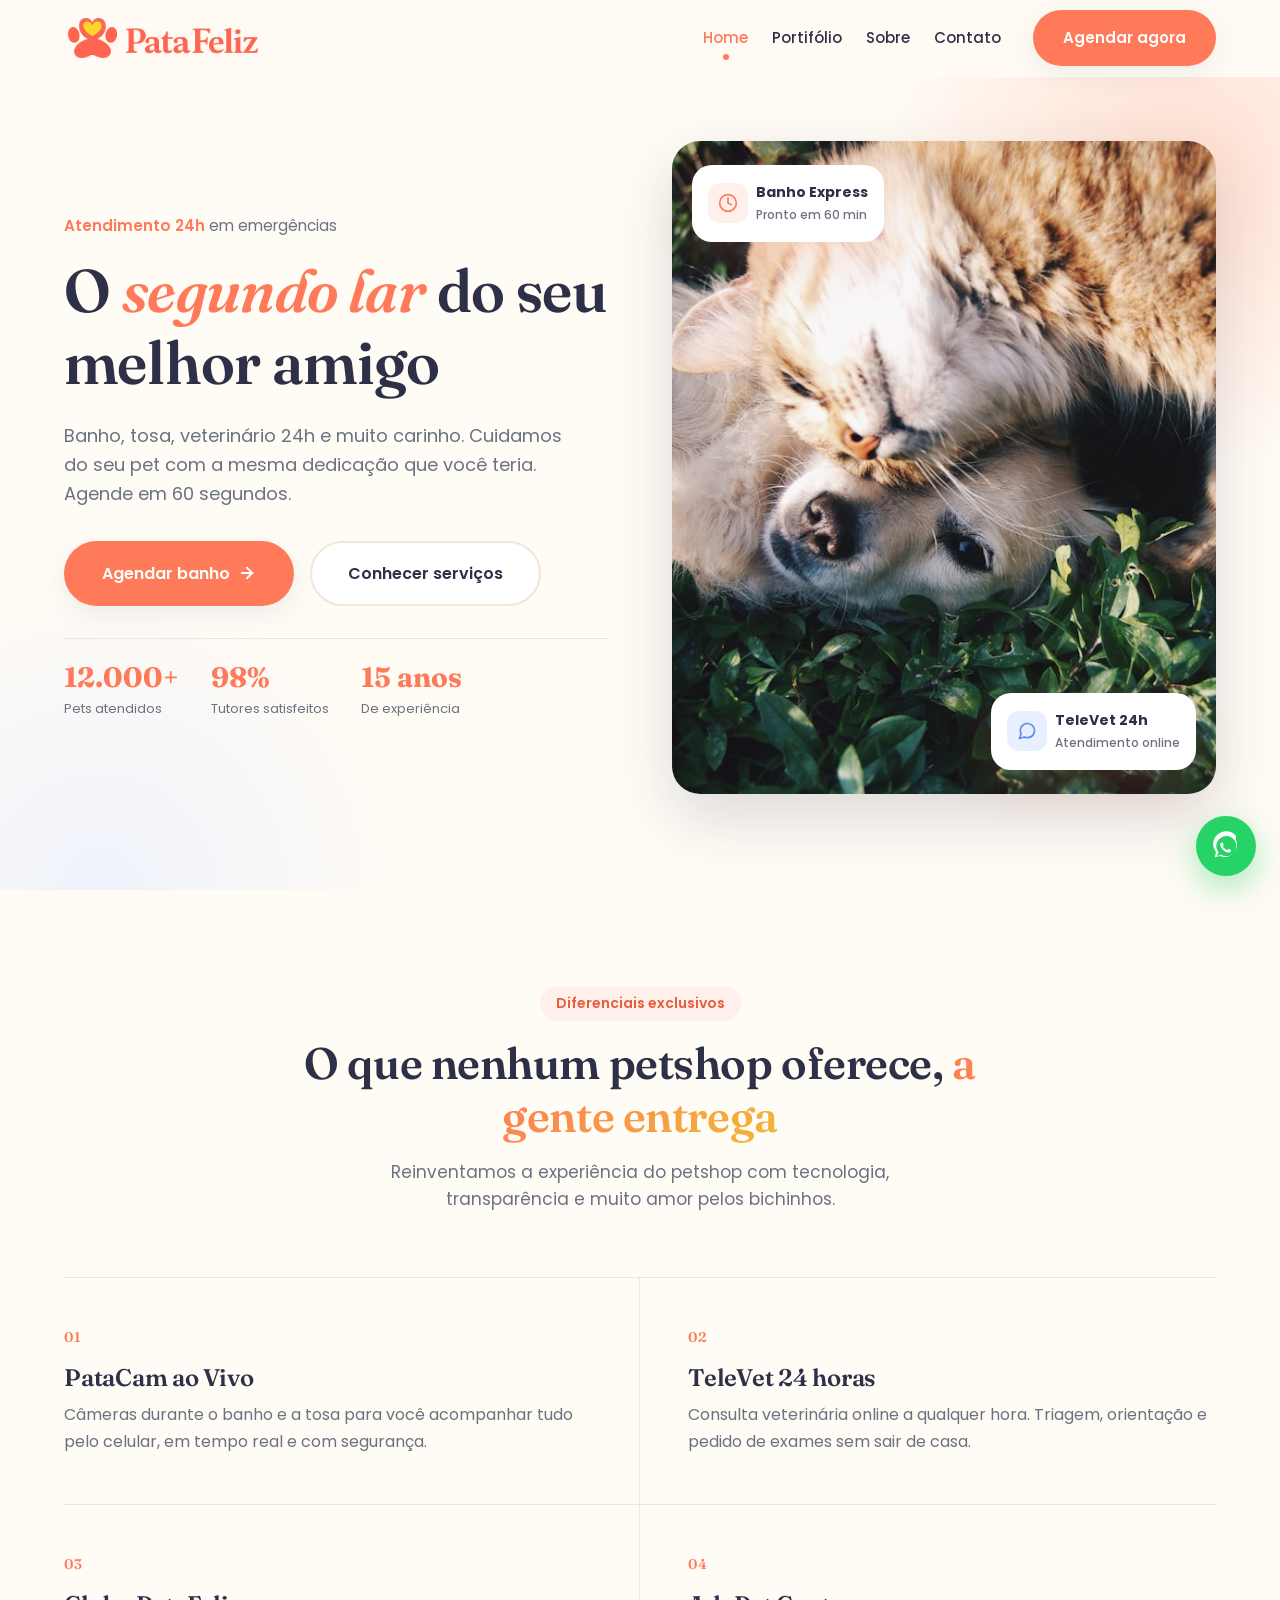
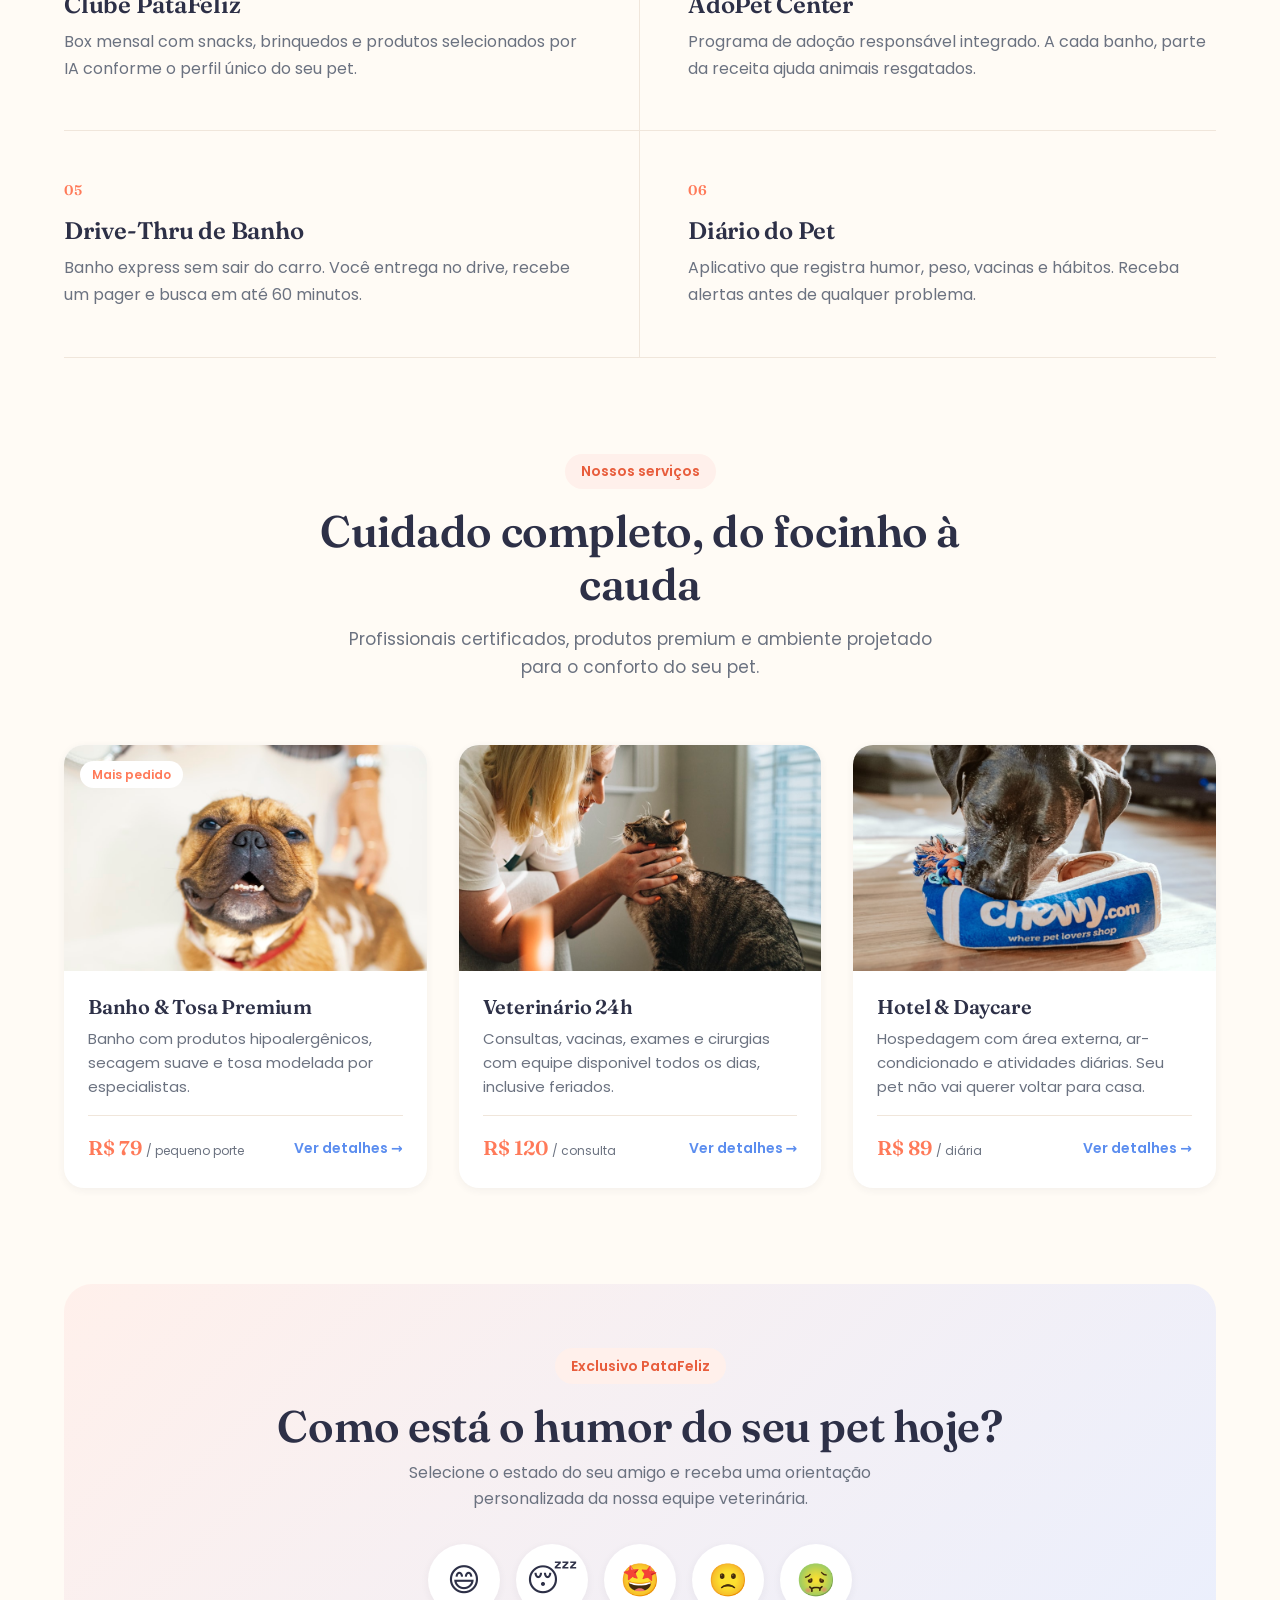
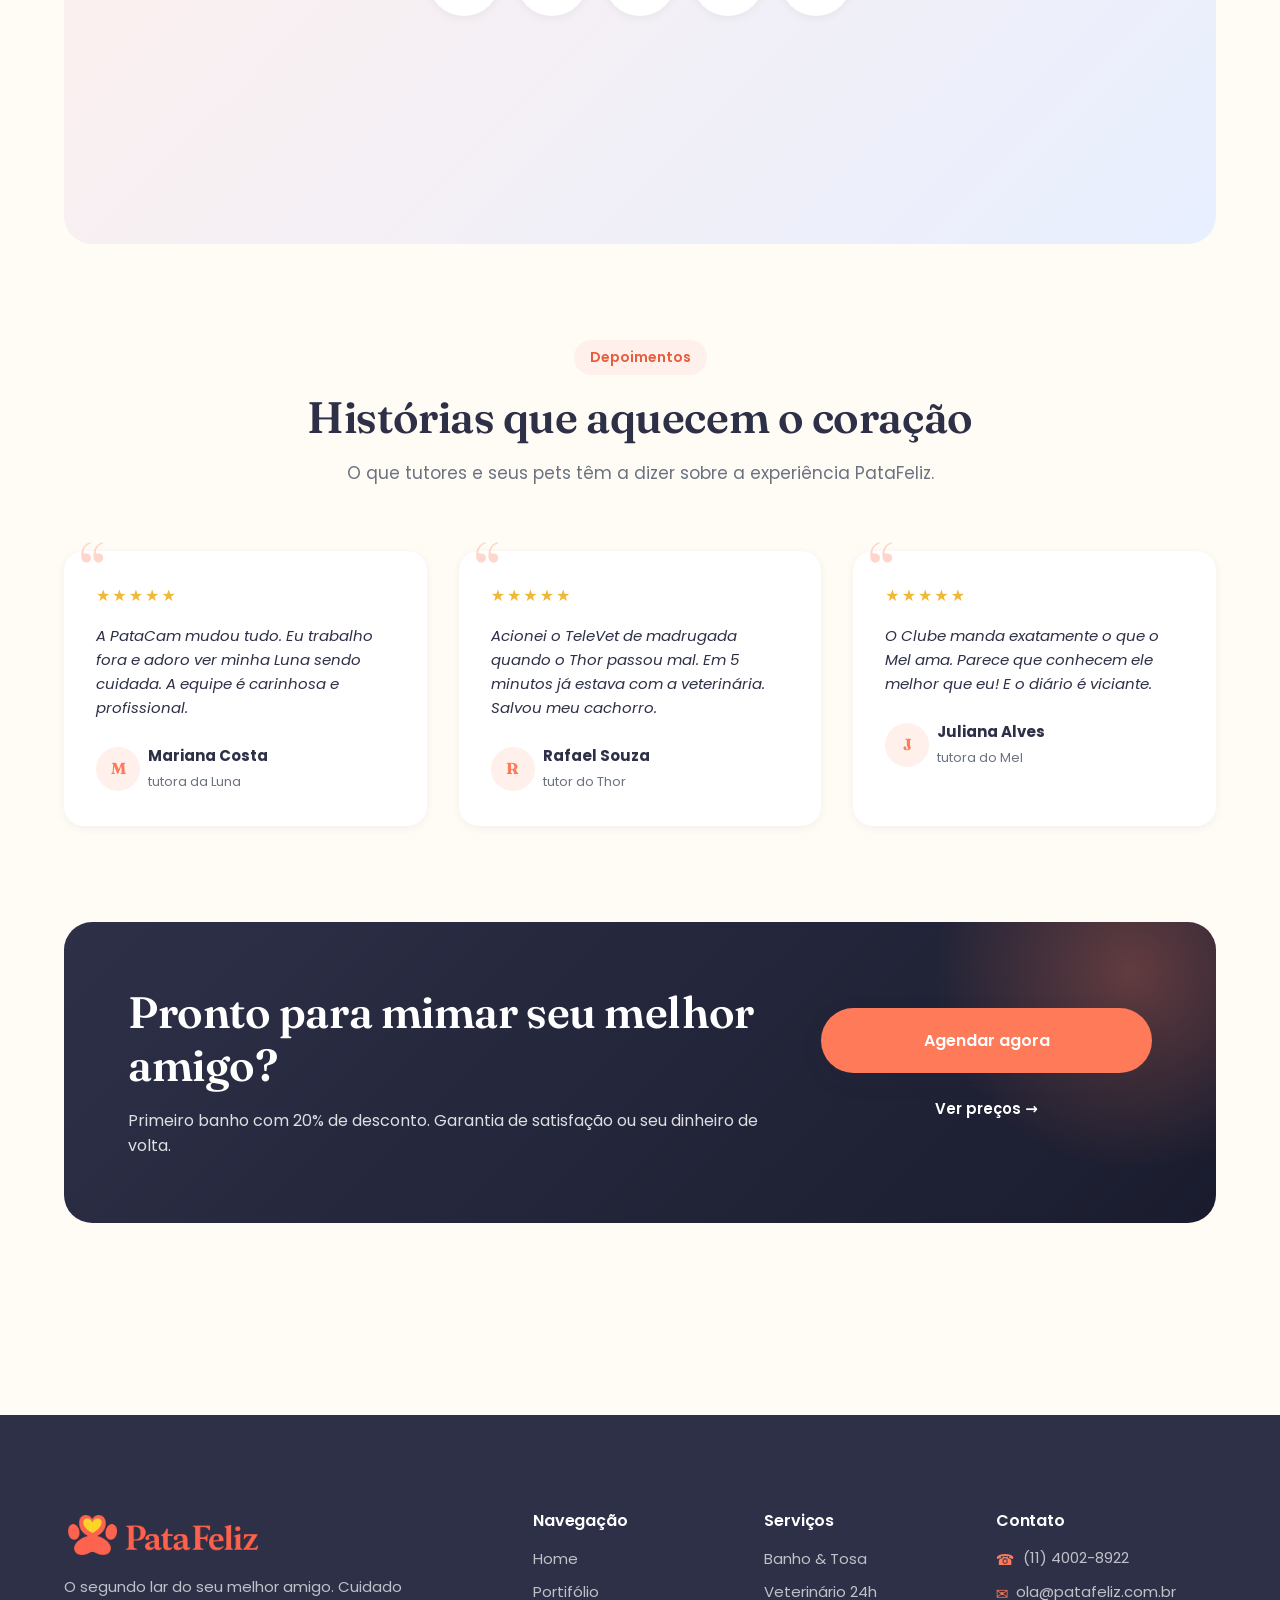
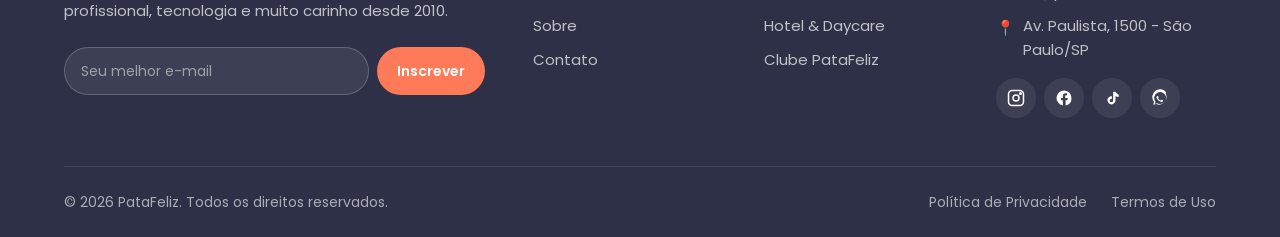
<file: index.html>
<!DOCTYPE html>
<html lang="pt-BR">

  <head>
    <meta charset="UTF-8" />
    <meta name="viewport" content="width=device-width, initial-scale=1.0" />
    <meta name="description" content="PataFeliz - Petshop completo com banho, tosa, veterinario 24h, hotel, daycare e diferenciais exclusivos. O segundo lar do seu melhor amigo." />
    <meta name="theme-color" content="#FF7A59" />
    <meta name="author" content="Equipe PataFeliz - FIAP CP2" />
    <title>PataFeliz - O segundo lar do seu melhor amigo</title>

    <link rel="preconnect" href="https://fonts.googleapis.com" />
    <link rel="preconnect" href="https://fonts.gstatic.com" crossorigin />
    <link href="https://fonts.googleapis.com/css2?family=Fraunces:opsz,wght@9..144,500;9..144,600;9..144,700&family=Poppins:wght@400;500;600;700&display=swap" rel="stylesheet" />

    <link rel="stylesheet" href="src/css/estilo.css" />
    <link rel="icon" href="data:image/svg+xml,%3Csvg xmlns='http://www.w3.org/2000/svg' viewBox='0 0 100 100'%3E%3Ctext y='.9em' font-size='90'%3E%F0%9F%90%BE%3C/text%3E%3C/svg%3E" />
  </head>

  <body>

    <header class="header" role="banner">
      <div class="container header-inner">
        <a href="index.html" class="logo" aria-label="PataFeliz - Pagina inicial">
          <img src="src/assets/img/PataFeliz.png" alt="PataFeliz" class="logo-img" />
        </a>

        <nav class="nav" aria-label="Navegacao principal">
          <ul class="nav-list" id="nav-list">
            <li><a href="index.html" class="nav-link active">Home</a></li>
            <li><a href="pages/portifolio.html" class="nav-link">Portifólio</a></li>
            <li><a href="pages/sobre.html" class="nav-link">Sobre</a></li>
            <li><a href="pages/contato.html" class="nav-link">Contato</a></li>
            <li><a href="pages/contato.html" class="btn btn-primary">Agendar agora</a></li>
          </ul>

          <div class="nav-actions">
            <a href="pages/contato.html" class="btn btn-primary">Agendar agora</a>
          </div>

          <button class="menu-toggle" aria-label="Abrir menu" aria-expanded="false" aria-controls="nav-list">
            <svg viewBox="0 0 24 24" fill="none" stroke="currentColor" stroke-width="2.5" stroke-linecap="round">
              <line x1="3" y1="7" x2="21" y2="7" />
              <line x1="3" y1="12" x2="21" y2="12" />
              <line x1="3" y1="17" x2="21" y2="17" />
            </svg>
          </button>
        </nav>
      </div>
    </header>

    <main>

      <section class="hero" aria-labelledby="hero-title">
        <div class="container">
          <div class="hero-grid">

            <div class="hero-content">
              <p class="hero-kicker">
                <strong>Atendimento 24h</strong> em emergências
              </p>

              <h1 id="hero-title" class="hero-title">
                O <em>segundo lar</em> do seu melhor amigo
              </h1>

              <p class="hero-desc">
                Banho, tosa, veterinário 24h e muito carinho. Cuidamos do seu pet com a mesma dedicação que você teria. Agende em 60 segundos.
              </p>

              <div class="hero-actions">
                <a href="pages/contato.html" class="btn btn-primary btn-lg">
                  Agendar banho
                  <svg width="18" height="18" viewBox="0 0 24 24" fill="none" stroke="currentColor" stroke-width="2.5" stroke-linecap="round">
                    <line x1="5" y1="12" x2="19" y2="12" />
                    <polyline points="12 5 19 12 12 19" />
                  </svg>
                </a>
                <a href="pages/portifolio.html" class="btn btn-secondary btn-lg">Conhecer serviços</a>
              </div>

              <div class="hero-stats">
                <div class="hero-stat">
                  <strong data-counter="12000" data-suffix="+">0</strong>
                  <span>Pets atendidos</span>
                </div>
                <div class="hero-stat">
                  <strong data-counter="98" data-suffix="%">0</strong>
                  <span>Tutores satisfeitos</span>
                </div>
                <div class="hero-stat">
                  <strong data-counter="15" data-suffix=" anos">0</strong>
                  <span>De experiência</span>
                </div>
              </div>
            </div>

            <div class="hero-visual">
              <img src="src/assets/img/hero-home.jpg" alt="Cachorro feliz sorrindo apos um banho no PataFeliz" loading="eager" />

              <div class="hero-card hero-card-1">
                <div class="hero-card-icon coral" aria-hidden="true">
                  <svg viewBox="0 0 24 24" fill="none" stroke="currentColor" stroke-width="2" stroke-linecap="round" stroke-linejoin="round">
                    <circle cx="12" cy="12" r="10" />
                    <polyline points="12 6 12 12 16 14" />
                  </svg>
                </div>
                <div class="hero-card-text">
                  <strong>Banho Express</strong>
                  <span>Pronto em 60 min</span>
                </div>
              </div>

              <div class="hero-card hero-card-2">
                <div class="hero-card-icon blue" aria-hidden="true">
                  <svg viewBox="0 0 24 24" fill="none" stroke="currentColor" stroke-width="2" stroke-linecap="round" stroke-linejoin="round">
                    <path d="M21 11.5a8.38 8.38 0 0 1-.9 3.8 8.5 8.5 0 0 1-7.6 4.7 8.38 8.38 0 0 1-3.8-.9L3 21l1.9-5.7a8.38 8.38 0 0 1-.9-3.8 8.5 8.5 0 0 1 4.7-7.6 8.38 8.38 0 0 1 3.8-.9h.5a8.48 8.48 0 0 1 8 8v.5z" />
                  </svg>
                </div>
                <div class="hero-card-text">
                  <strong>TeleVet 24h</strong>
                  <span>Atendimento online</span>
                </div>
              </div>
            </div>

          </div>
        </div>
      </section>

      <section class="section" aria-labelledby="diferenciais-title">
        <div class="container">
          <header class="section-header reveal">
            <span class="section-tag">Diferenciais exclusivos</span>
            <h2 id="diferenciais-title" class="section-title">
              O que nenhum petshop oferece, <span class="text-gradient">a gente entrega</span>
            </h2>
            <p class="section-subtitle">
              Reinventamos a experiência do petshop com tecnologia, transparência e muito amor pelos bichinhos.
            </p>
          </header>

          <div class="features-list reveal">
            <article class="feature-item">
              <span class="feature-num">01</span>
              <h3 class="feature-name">PataCam ao Vivo</h3>
              <p class="feature-desc">Câmeras durante o banho e a tosa para você acompanhar tudo pelo celular, em tempo real e com segurança.</p>
            </article>

            <article class="feature-item">
              <span class="feature-num">02</span>
              <h3 class="feature-name">TeleVet 24 horas</h3>
              <p class="feature-desc">Consulta veterinária online a qualquer hora. Triagem, orientação e pedido de exames sem sair de casa.</p>
            </article>

            <article class="feature-item">
              <span class="feature-num">03</span>
              <h3 class="feature-name">Clube PataFeliz</h3>
              <p class="feature-desc">Box mensal com snacks, brinquedos e produtos selecionados por IA conforme o perfil único do seu pet.</p>
            </article>

            <article class="feature-item">
              <span class="feature-num">04</span>
              <h3 class="feature-name">AdoPet Center</h3>
              <p class="feature-desc">Programa de adoção responsável integrado. A cada banho, parte da receita ajuda animais resgatados.</p>
            </article>

            <article class="feature-item">
              <span class="feature-num">05</span>
              <h3 class="feature-name">Drive-Thru de Banho</h3>
              <p class="feature-desc">Banho express sem sair do carro. Você entrega no drive, recebe um pager e busca em até 60 minutos.</p>
            </article>

            <article class="feature-item">
              <span class="feature-num">06</span>
              <h3 class="feature-name">Diário do Pet</h3>
              <p class="feature-desc">Aplicativo que registra humor, peso, vacinas e hábitos. Receba alertas antes de qualquer problema.</p>
            </article>
          </div>
        </div>
      </section>

      <section class="section" style="padding-top: 0;" aria-labelledby="servicos-title">
        <div class="container">
          <header class="section-header reveal">
            <span class="section-tag"> Nossos serviços</span>
            <h2 id="servicos-title" class="section-title">Cuidado completo, do focinho à cauda</h2>
            <p class="section-subtitle">
              Profissionais certificados, produtos premium e ambiente projetado para o conforto do seu pet.
            </p>
          </header>

          <div class="services-grid reveal">
            <article class="service-card">
              <div class="service-thumb">
                <span class="service-tag">Mais pedido</span>
                <img src="src/assets/img/servico-banho.jpg" alt="Cao recebendo banho profissional" loading="lazy" />
              </div>
              <div class="service-body">
                <h3>Banho &amp; Tosa Premium</h3>
                <p>Banho com produtos hipoalergênicos, secagem suave e tosa modelada por especialistas.</p>
                <div class="service-meta">
                  <span class="service-price">R$ 79 <small>/ pequeno porte</small></span>
                  <a href="pages/portifolio.html" class="service-link">Ver detalhes →</a>
                </div>
              </div>
            </article>

            <article class="service-card">
              <div class="service-thumb">
                <img src="src/assets/img/servico-vet.jpg" alt="Veterinaria examinando um cachorro" loading="lazy" />
              </div>
              <div class="service-body">
                <h3>Veterinário 24h</h3>
                <p>Consultas, vacinas, exames e cirurgias com equipe disponivel todos os dias, inclusive feriados.</p>
                <div class="service-meta">
                  <span class="service-price">R$ 120 <small>/ consulta</small></span>
                  <a href="pages/portifolio.html" class="service-link">Ver detalhes →</a>
                </div>
              </div>
            </article>

            <article class="service-card">
              <div class="service-thumb">
                <img src="src/assets/img/servico-hotel.jpg" alt="Cachorro brincando em area externa" loading="lazy" />
              </div>
              <div class="service-body">
                <h3>Hotel &amp; Daycare</h3>
                <p>Hospedagem com área externa, ar-condicionado e atividades diárias. Seu pet não vai querer voltar para casa.</p>
                <div class="service-meta">
                  <span class="service-price">R$ 89 <small>/ diária</small></span>
                  <a href="pages/portifolio.html" class="service-link">Ver detalhes →</a>
                </div>
              </div>
            </article>
          </div>
        </div>
      </section>

      <section class="section" style="padding-top: 0;" aria-labelledby="mood-title">
        <div class="container">
          <div class="mood reveal">
            <span class="section-tag"> Exclusivo PataFeliz</span>
            <h2 id="mood-title">Como está o humor do seu pet hoje?</h2>
            <p class="mood-desc">
              Selecione o estado do seu amigo e receba uma orientação personalizada da nossa equipe veterinária.
            </p>

            <div class="mood-emojis" role="radiogroup" aria-label="Selecione o humor do pet">
              <button class="mood-emoji" data-mood="feliz" aria-label="Feliz">😄</button>
              <button class="mood-emoji" data-mood="cansado" aria-label="Cansado">😴</button>
              <button class="mood-emoji" data-mood="agitado" aria-label="Agitado">🤩</button>
              <button class="mood-emoji" data-mood="triste" aria-label="Triste">🙁</button>
              <button class="mood-emoji" data-mood="doente" aria-label="Doente">🤢</button>
            </div>

            <div class="mood-result" id="mood-result" aria-live="polite">
              <strong>Selecione um emoji acima</strong>
              <span>Vamos te dar uma dica especial sobre como cuidar do seu pet agora.</span>
            </div>
          </div>
        </div>
      </section>

      <section class="section" style="padding-top: 0;" aria-labelledby="depoimentos-title">
        <div class="container">
          <header class="section-header reveal">
            <span class="section-tag">Depoimentos</span>
            <h2 id="depoimentos-title" class="section-title">Histórias que aquecem o coração</h2>
            <p class="section-subtitle">O que tutores e seus pets têm a dizer sobre a experiência PataFeliz.</p>
          </header>

          <div class="testimonials-grid reveal">
            <article class="testimonial">
              <div class="testimonial-stars" aria-label="5 estrelas">★★★★★</div>
              <p class="testimonial-text">
                A PataCam mudou tudo. Eu trabalho fora e adoro ver minha Luna sendo cuidada. A equipe é carinhosa e profissional.
              </p>
              <div class="testimonial-author">
                <div class="testimonial-avatar">M</div>
                <div>
                  <strong>Mariana Costa</strong>
                  <span>tutora da Luna</span>
                </div>
              </div>
            </article>

            <article class="testimonial">
              <div class="testimonial-stars" aria-label="5 estrelas">★★★★★</div>
              <p class="testimonial-text">
                Acionei o TeleVet de madrugada quando o Thor passou mal. Em 5 minutos já estava com a veterinária. Salvou meu cachorro.
              </p>
              <div class="testimonial-author">
                <div class="testimonial-avatar">R</div>
                <div>
                  <strong>Rafael Souza</strong>
                  <span>tutor do Thor</span>
                </div>
              </div>
            </article>

            <article class="testimonial">
              <div class="testimonial-stars" aria-label="5 estrelas">★★★★★</div>
              <p class="testimonial-text">
                O Clube manda exatamente o que o Mel ama. Parece que conhecem ele melhor que eu! E o diário é viciante.
              </p>
              <div class="testimonial-author">
                <div class="testimonial-avatar">J</div>
                <div>
                  <strong>Juliana Alves</strong>
                  <span>tutora do Mel</span>
                </div>
              </div>
            </article>
          </div>
        </div>
      </section>

      <section class="section" style="padding-top: 0;">
        <div class="container">
          <div class="cta reveal">
            <div>
              <h2>Pronto para mimar seu melhor amigo?</h2>
              <p>Primeiro banho com 20% de desconto. Garantia de satisfação ou seu dinheiro de volta.</p>
            </div>
            <div class="cta-actions">
              <a href="pages/contato.html" class="btn btn-primary btn-lg">Agendar agora</a>
              <a href="pages/portifolio.html" class="btn btn-ghost" style="color: #fff;">Ver preços →</a>
            </div>
          </div>
        </div>
      </section>

    </main>

    <footer class="footer" role="contentinfo">
      <div class="container">

        <div class="footer-top">
          <div class="footer-about">
            <a href="index.html" class="logo">
              <img src="src/assets/img/PataFeliz.png" alt="PataFeliz" class="logo-img" />
            </a>
            <p>O segundo lar do seu melhor amigo. Cuidado profissional, tecnologia e muito carinho desde 2010.</p>

            <form id="newsletter-form" class="footer-newsletter" aria-label="Inscrever na newsletter">
              <input type="email" placeholder="Seu melhor e-mail" aria-label="E-mail" required />
              <button type="submit">Inscrever</button>
            </form>
          </div>

          <div>
            <h4>Navegação</h4>
            <ul>
              <li><a href="index.html">Home</a></li>
              <li><a href="pages/portifolio.html">Portifólio</a></li>
              <li><a href="pages/sobre.html">Sobre</a></li>
              <li><a href="pages/contato.html">Contato</a></li>
            </ul>
          </div>

          <div>
            <h4>Serviços</h4>
            <ul>
              <li><a href="pages/portifolio.html">Banho &amp; Tosa</a></li>
              <li><a href="pages/portifolio.html">Veterinário 24h</a></li>
              <li><a href="pages/portifolio.html">Hotel &amp; Daycare</a></li>
              <li><a href="pages/portifolio.html">Clube PataFeliz</a></li>
            </ul>
          </div>

          <div>
            <h4>Contato</h4>
            <div class="footer-contact-item">
              <span class="icon" aria-hidden="true">☎</span>
              <span>(11) 4002-8922</span>
            </div>
            <div class="footer-contact-item">
              <span class="icon" aria-hidden="true">✉</span>
              <span>ola@patafeliz.com.br</span>
            </div>
            <div class="footer-contact-item">
              <span class="icon" aria-hidden="true">📍</span>
              <span>Av. Paulista, 1500 - São Paulo/SP</span>
            </div>

            <div class="footer-socials">
              <a href="#" aria-label="Instagram">
                <svg viewBox="0 0 24 24" fill="none" stroke="currentColor" stroke-width="2">
                  <rect x="2" y="2" width="20" height="20" rx="5" />
                  <circle cx="12" cy="12" r="4" />
                  <circle cx="18" cy="6" r="1" fill="currentColor" />
                </svg>
              </a>
              <a href="#" aria-label="Facebook">
                <svg viewBox="0 0 24 24" fill="currentColor">
                  <path d="M22 12a10 10 0 1 0-11.5 9.9v-7H8v-3h2.5V9.5C10.5 7 12 5.7 14.2 5.7c1 0 2.1.2 2.1.2v2.3h-1.2c-1.2 0-1.6.7-1.6 1.5V12H17l-.4 3h-2.4v7A10 10 0 0 0 22 12z" />
                </svg>
              </a>
              <a href="#" aria-label="TikTok">
                <svg viewBox="0 0 24 24" fill="currentColor">
                  <path d="M19.6 6.3c-1.4-.4-2.5-1.4-3-2.8h-3.1v11.7c0 1.2-1 2.2-2.2 2.2s-2.2-1-2.2-2.2 1-2.2 2.2-2.2c.2 0 .5 0 .7.1V9.8c-.2 0-.5-.1-.7-.1-3 0-5.4 2.4-5.4 5.4S8.3 20.5 11.3 20.5s5.4-2.4 5.4-5.4V9.2c1.2.8 2.6 1.3 4.2 1.3V7.4c-.5 0-.9-.4-1.3-.5z" />
                </svg>
              </a>
              <a href="#" aria-label="WhatsApp">
                <svg viewBox="0 0 24 24" fill="currentColor">
                  <path d="M20 4A10 10 0 0 0 4 17l-1 4 4-1a10 10 0 0 0 13-13zm-8 16a8 8 0 0 1-4-1l-3 1 1-3a8 8 0 1 1 6 3zm4-5c-.2-.1-1.2-.6-1.4-.7s-.3-.1-.5.1-.6.7-.7.8-.3.1-.5 0-1-.4-2-1.2c-.7-.6-1.2-1.4-1.4-1.6s0-.3.1-.4l.3-.4.2-.3v-.3l-.6-1.5c-.2-.4-.3-.3-.5-.3h-.4c-.1 0-.4 0-.6.3s-.7.7-.7 1.7.8 2 .9 2.1c.1.1 1.6 2.4 3.9 3.4 2 .8 2 .5 2.4.5.3 0 1.2-.5 1.4-1 .2-.5.2-.9.1-1l-.3-.2z" />
                </svg>
              </a>
            </div>
          </div>
        </div>

        <div class="footer-bottom">
          <span>© <span id="current-year">2025</span> PataFeliz. Todos os direitos reservados.</span>
          <div class="footer-bottom-links">
            <a href="#">Política de Privacidade</a>
            <a href="#">Termos de Uso</a>
          </div>
        </div>

      </div>
    </footer>

    <a href="https://wa.me/5511400289220" class="float-wpp" aria-label="Falar no WhatsApp" target="_blank" rel="noopener">
      <svg viewBox="0 0 24 24" fill="currentColor">
        <path d="M20 4A10 10 0 0 0 4 17l-1 4 4-1a10 10 0 0 0 13-13zm-8 16a8 8 0 0 1-4-1l-3 1 1-3a8 8 0 1 1 6 3zm4-5c-.2-.1-1.2-.6-1.4-.7s-.3-.1-.5.1-.6.7-.7.8-.3.1-.5 0-1-.4-2-1.2c-.7-.6-1.2-1.4-1.4-1.6s0-.3.1-.4l.3-.4.2-.3v-.3l-.6-1.5c-.2-.4-.3-.3-.5-.3h-.4c-.1 0-.4 0-.6.3s-.7.7-.7 1.7.8 2 .9 2.1c.1.1 1.6 2.4 3.9 3.4 2 .8 2 .5 2.4.5.3 0 1.2-.5 1.4-1 .2-.5.2-.9.1-1l-.3-.2z" />
      </svg>
    </a>

    <script src="src/js/script.js"></script>
  </body>

</html>
</file>
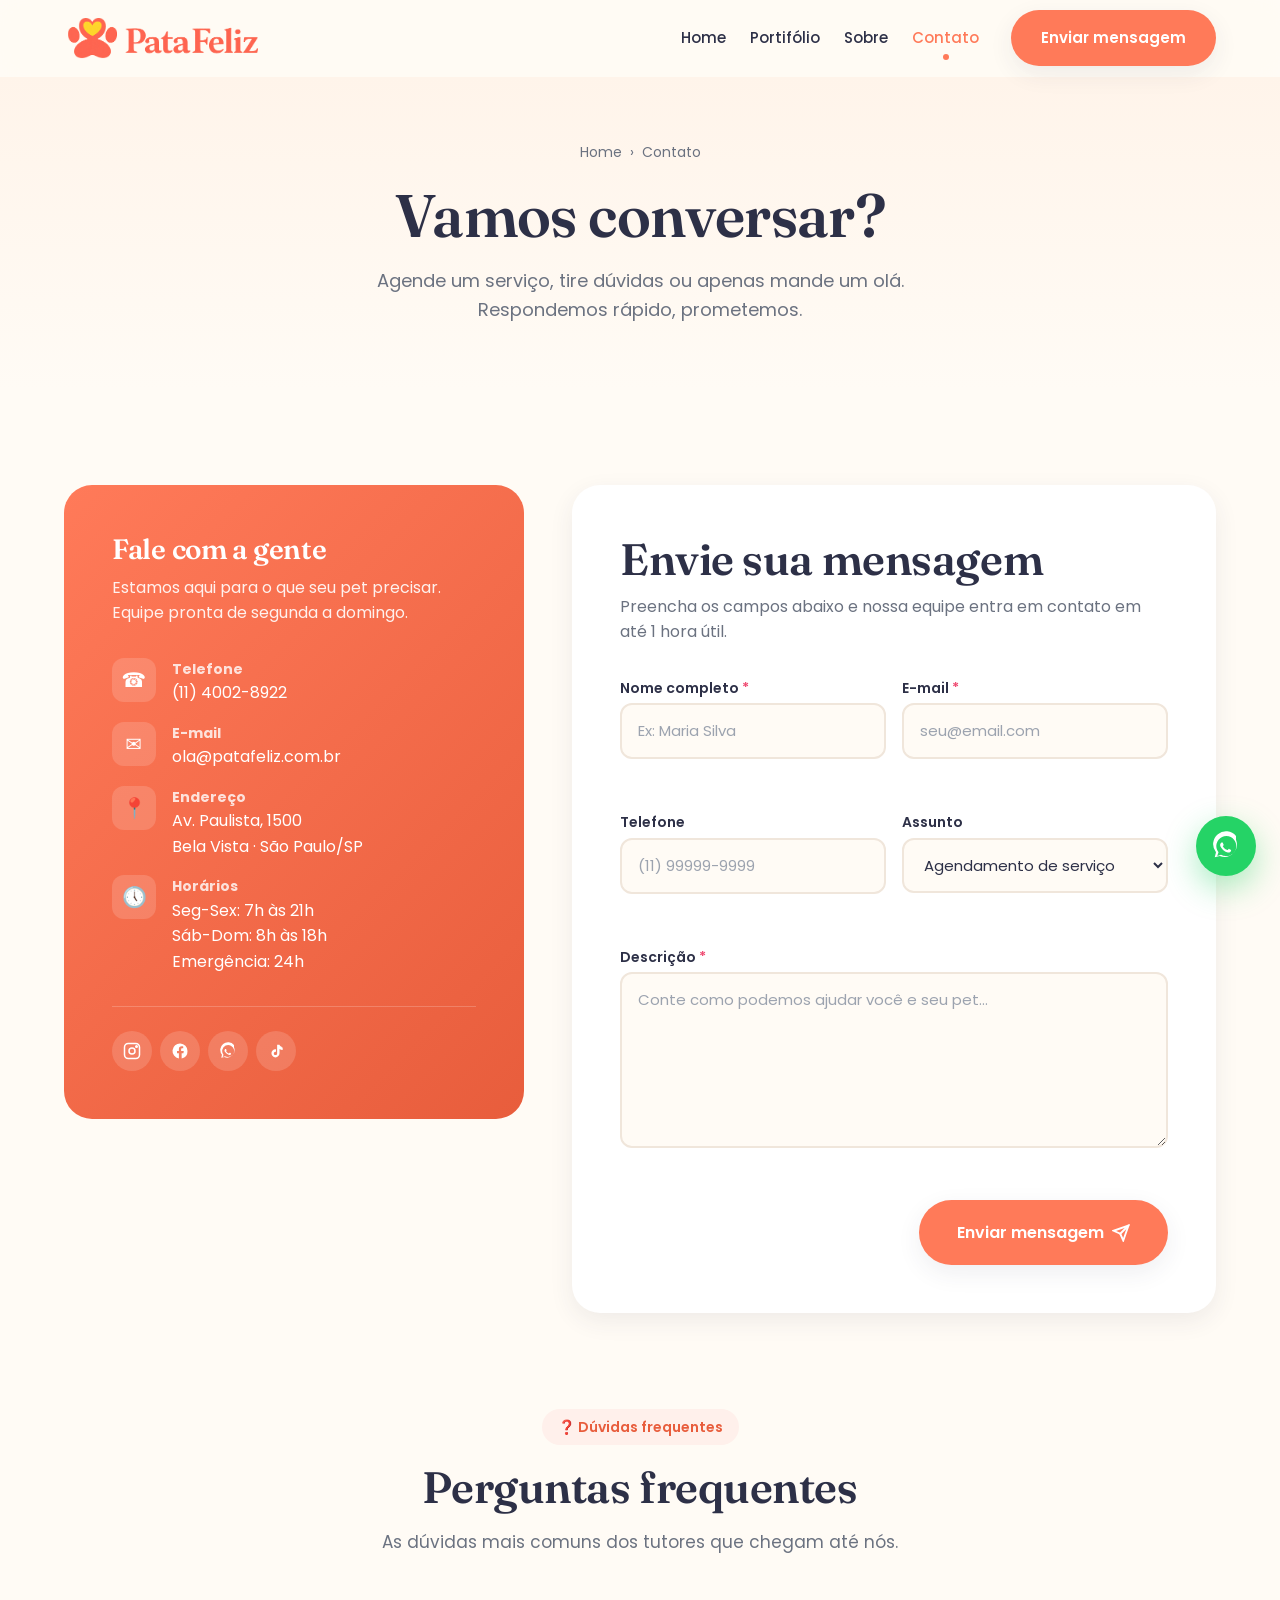
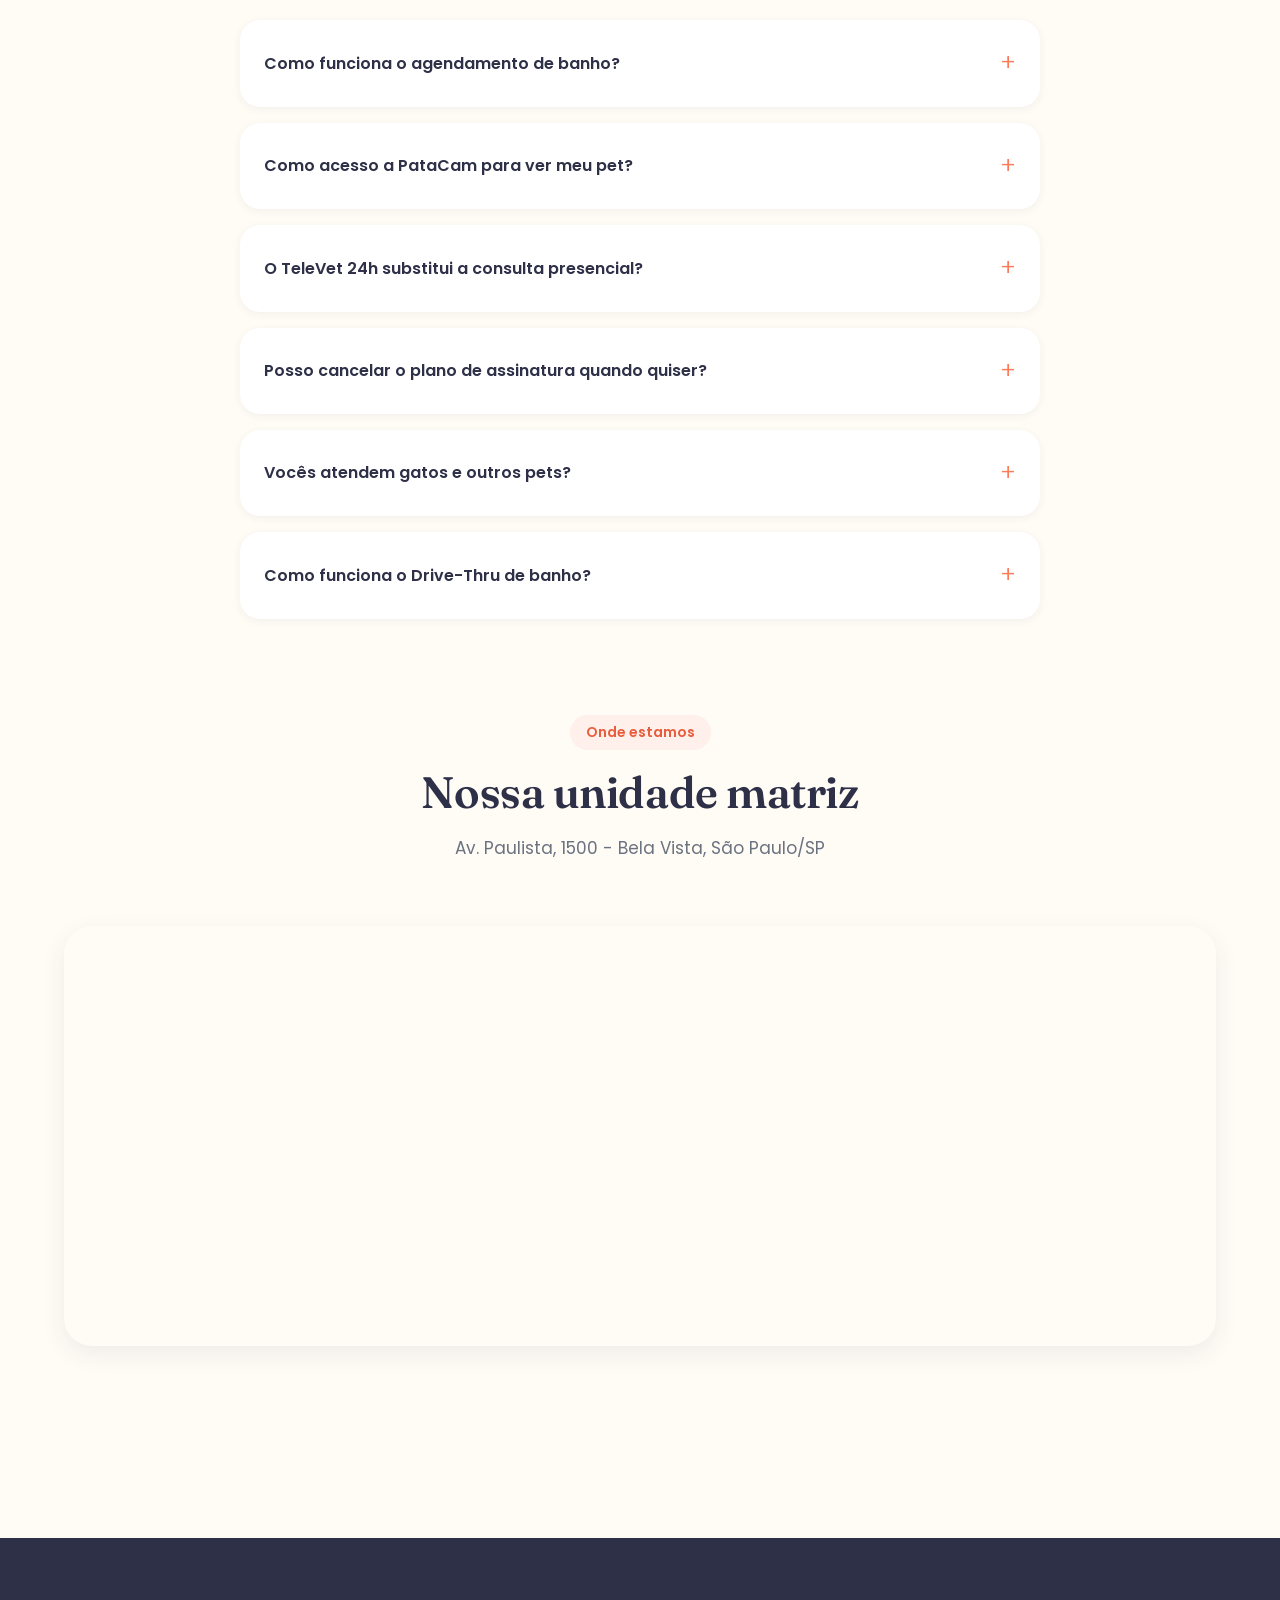
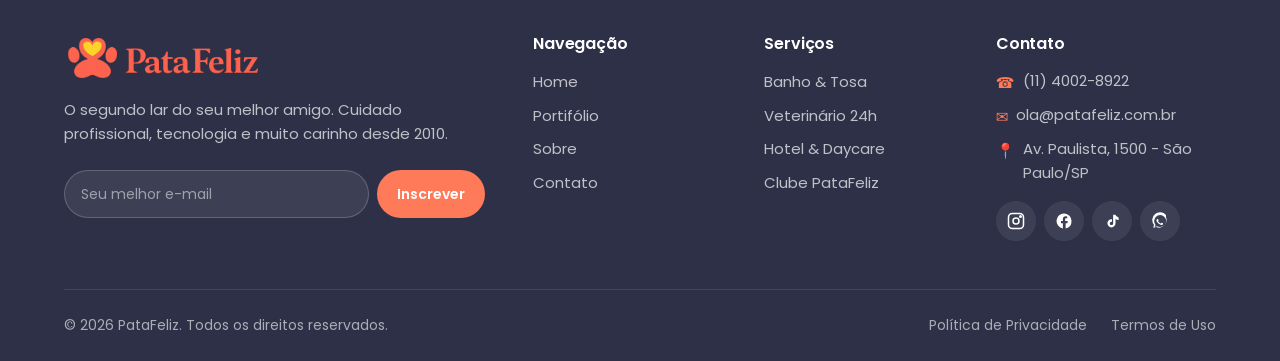
<file: pages/contato.html>
<!DOCTYPE html>
<html lang="pt-BR">

  <head>
    <meta charset="UTF-8" />
    <meta name="viewport" content="width=device-width, initial-scale=1.0" />
    <meta name="description" content="Entre em contato com o PataFeliz. Atendimento 24h, agendamento online, redes sociais e nossa localizacao." />
    <meta name="theme-color" content="#FF7A59" />
    <title>Contato · PataFeliz</title>

    <link rel="preconnect" href="https://fonts.googleapis.com" />
    <link rel="preconnect" href="https://fonts.gstatic.com" crossorigin />
    <link href="https://fonts.googleapis.com/css2?family=Fraunces:opsz,wght@9..144,500;9..144,600;9..144,700&family=Poppins:wght@400;500;600;700&display=swap" rel="stylesheet" />

    <link rel="stylesheet" href="../src/css/estilo.css" />
    <link rel="icon" href="data:image/svg+xml,%3Csvg xmlns='http://www.w3.org/2000/svg' viewBox='0 0 100 100'%3E%3Ctext y='.9em' font-size='90'%3E%F0%9F%90%BE%3C/text%3E%3C/svg%3E" />
  </head>

  <body>

    <header class="header" role="banner">
      <div class="container header-inner">
        <a href="../index.html" class="logo" aria-label="PataFeliz - Pagina inicial">
          <img src="../src/assets/img/PataFeliz.png" alt="PataFeliz" class="logo-img" />
        </a>

        <nav class="nav" aria-label="Navegacao principal">
          <ul class="nav-list" id="nav-list">
            <li><a href="../index.html" class="nav-link">Home</a></li>
            <li><a href="portifolio.html" class="nav-link">Portifólio</a></li>
            <li><a href="sobre.html" class="nav-link">Sobre</a></li>
            <li><a href="contato.html" class="nav-link active">Contato</a></li>
            <li><a href="#contact-form" class="btn btn-primary">Enviar mensagem</a></li>
          </ul>

          <div class="nav-actions">
            <a href="#contact-form" class="btn btn-primary">Enviar mensagem</a>
          </div>

          <button class="menu-toggle" aria-label="Abrir menu" aria-expanded="false" aria-controls="nav-list">
            <svg viewBox="0 0 24 24" fill="none" stroke="currentColor" stroke-width="2.5" stroke-linecap="round">
              <line x1="3" y1="7" x2="21" y2="7" />
              <line x1="3" y1="12" x2="21" y2="12" />
              <line x1="3" y1="17" x2="21" y2="17" />
            </svg>
          </button>
        </nav>
      </div>
    </header>

    <main>

      <section class="page-header">
        <div class="container">
          <nav class="breadcrumb" aria-label="Migalhas">
            <a href="../index.html">Home</a>
            <span>›</span>
            <span>Contato</span>
          </nav>
          <h1>Vamos conversar?</h1>
          <p>Agende um serviço, tire dúvidas ou apenas mande um olá. Respondemos rápido, prometemos.</p>
        </div>
      </section>

      <section class="section" aria-labelledby="form-title">
        <div class="container">
          <div class="contact-grid">

            <aside class="contact-info reveal">
              <h3 id="info-title">Fale com a gente</h3>
              <p>Estamos aqui para o que seu pet precisar. Equipe pronta de segunda a domingo.</p>

              <div class="contact-info-list">
                <div class="contact-info-item">
                  <div class="contact-info-icon" aria-hidden="true">☎</div>
                  <div>
                    <strong>Telefone</strong>
                    <span>(11) 4002-8922</span>
                  </div>
                </div>

                <div class="contact-info-item">
                  <div class="contact-info-icon" aria-hidden="true">✉</div>
                  <div>
                    <strong>E-mail</strong>
                    <span>ola@patafeliz.com.br</span>
                  </div>
                </div>

                <div class="contact-info-item">
                  <div class="contact-info-icon" aria-hidden="true">📍</div>
                  <div>
                    <strong>Endereço</strong>
                    <span>Av. Paulista, 1500<br />Bela Vista · São Paulo/SP</span>
                  </div>
                </div>

                <div class="contact-info-item">
                  <div class="contact-info-icon" aria-hidden="true">🕔</div>
                  <div>
                    <strong>Horários</strong>
                    <span>Seg-Sex: 7h às 21h<br />Sáb-Dom: 8h às 18h<br />Emergência: 24h</span>
                  </div>
                </div>
              </div>

              <div class="contact-info-socials">
                <a href="#" aria-label="Instagram"><svg width="18" height="18" viewBox="0 0 24 24" fill="none" stroke="currentColor" stroke-width="2">
                    <rect x="2" y="2" width="20" height="20" rx="5" />
                    <circle cx="12" cy="12" r="4" />
                    <circle cx="18" cy="6" r="1" fill="currentColor" />
                  </svg></a>
                <a href="#" aria-label="Facebook"><svg width="18" height="18" viewBox="0 0 24 24" fill="currentColor">
                    <path d="M22 12a10 10 0 1 0-11.5 9.9v-7H8v-3h2.5V9.5C10.5 7 12 5.7 14.2 5.7c1 0 2.1.2 2.1.2v2.3h-1.2c-1.2 0-1.6.7-1.6 1.5V12H17l-.4 3h-2.4v7A10 10 0 0 0 22 12z" />
                  </svg></a>
                <a href="#" aria-label="WhatsApp"><svg width="18" height="18" viewBox="0 0 24 24" fill="currentColor">
                    <path d="M20 4A10 10 0 0 0 4 17l-1 4 4-1a10 10 0 0 0 13-13zm-8 16a8 8 0 0 1-4-1l-3 1 1-3a8 8 0 1 1 6 3zm4-5c-.2-.1-1.2-.6-1.4-.7s-.3-.1-.5.1-.6.7-.7.8-.3.1-.5 0-1-.4-2-1.2c-.7-.6-1.2-1.4-1.4-1.6s0-.3.1-.4l.3-.4.2-.3v-.3l-.6-1.5c-.2-.4-.3-.3-.5-.3h-.4c-.1 0-.4 0-.6.3s-.7.7-.7 1.7.8 2 .9 2.1c.1.1 1.6 2.4 3.9 3.4 2 .8 2 .5 2.4.5.3 0 1.2-.5 1.4-1 .2-.5.2-.9.1-1l-.3-.2z" />
                  </svg></a>
                <a href="#" aria-label="TikTok"><svg width="18" height="18" viewBox="0 0 24 24" fill="currentColor">
                    <path d="M19.6 6.3c-1.4-.4-2.5-1.4-3-2.8h-3.1v11.7c0 1.2-1 2.2-2.2 2.2s-2.2-1-2.2-2.2 1-2.2 2.2-2.2c.2 0 .5 0 .7.1V9.8c-.2 0-.5-.1-.7-.1-3 0-5.4 2.4-5.4 5.4S8.3 20.5 11.3 20.5s5.4-2.4 5.4-5.4V9.2c1.2.8 2.6 1.3 4.2 1.3V7.4c-.5 0-.9-.4-1.3-.5z" />
                  </svg></a>
              </div>
            </aside>

            <div class="contact-form reveal">
              <h2 id="form-title" style="margin-bottom: var(--space-sm);">Envie sua mensagem</h2>
              <p style="margin-bottom: var(--space-xl);">Preencha os campos abaixo e nossa equipe entra em contato em até 1 hora útil.</p>

              <div class="form-success" id="form-success" role="status">
                ✅ Mensagem enviada com sucesso! Em breve entraremos em contato.
              </div>

              <form id="contact-form" novalidate>
                <div class="form-row">
                  <div class="form-group">
                    <label for="nome">Nome completo <span class="required">*</span></label>
                    <input type="text" id="nome" name="nome" class="form-control" placeholder="Ex: Maria Silva" required />
                    <span class="form-error" aria-live="polite"></span>
                  </div>

                  <div class="form-group">
                    <label for="email">E-mail <span class="required">*</span></label>
                    <input type="email" id="email" name="email" class="form-control" placeholder="seu@email.com" required />
                    <span class="form-error" aria-live="polite"></span>
                  </div>
                </div>

                <div class="form-row">
                  <div class="form-group">
                    <label for="telefone">Telefone</label>
                    <input type="tel" id="telefone" name="telefone" class="form-control" placeholder="(11) 99999-9999" />
                    <span class="form-error" aria-live="polite"></span>
                  </div>

                  <div class="form-group">
                    <label for="assunto">Assunto</label>
                    <select id="assunto" name="assunto" class="form-control">
                      <option value="agendamento">Agendamento de serviço</option>
                      <option value="duvida">Dúvida sobre planos</option>
                      <option value="emergencia">Emergência veterinária</option>
                      <option value="elogio">Elogio</option>
                      <option value="sugestao">Sugestão</option>
                    </select>
                  </div>
                </div>

                <div class="form-group">
                  <label for="descricao">Descrição <span class="required">*</span></label>
                  <textarea id="descricao" name="descricao" class="form-control" rows="6" placeholder="Conte como podemos ajudar você e seu pet..." required></textarea>
                  <span class="form-error" aria-live="polite"></span>
                </div>

                <div class="form-actions">
                  <button type="submit" class="btn btn-primary btn-lg">
                    Enviar mensagem
                    <svg width="18" height="18" viewBox="0 0 24 24" fill="none" stroke="currentColor" stroke-width="2.5" stroke-linecap="round">
                      <line x1="22" y1="2" x2="11" y2="13" />
                      <polygon points="22 2 15 22 11 13 2 9 22 2" />
                    </svg>
                  </button>
                </div>
              </form>
            </div>

          </div>
        </div>
      </section>

      <section class="section" style="padding-top: 0;" aria-labelledby="faq-title">
        <div class="container">
          <header class="section-header reveal">
            <span class="section-tag">❓ Dúvidas frequentes</span>
            <h2 id="faq-title" class="section-title">Perguntas frequentes</h2>
            <p class="section-subtitle">As dúvidas mais comuns dos tutores que chegam até nós.</p>
          </header>

          <div class="faq-list reveal">
            <details class="faq-item">
              <summary>Como funciona o agendamento de banho?</summary>
              <p>Você pode agendar pelo formulário, telefone ou WhatsApp. Para clientes do Clube PataFeliz, o agendamento é feito direto no aplicativo, com lembrete automático 24h antes.</p>
            </details>

            <details class="faq-item">
              <summary>Como acesso a PataCam para ver meu pet?</summary>
              <p>Ao agendar um banho, você recebe um link único por SMS e e-mail. Basta clicar para ver a transmissão em tempo real, sem precisar instalar nada.</p>
            </details>

            <details class="faq-item">
              <summary>O TeleVet 24h substitui a consulta presencial?</summary>
              <p>O TeleVet é ideal para triagem, orientações e dúvidas urgentes. Em casos clínicos que exigem exame físico, encaminhamos para nossa clínica ou for um veterinário parceiro próximo a você.</p>
            </details>

            <details class="faq-item">
              <summary>Posso cancelar o plano de assinatura quando quiser?</summary>
              <p>Sim. Sem multa, sem fidelização, sem letras miúdas. Você pode pausar ou cancelar a qualquer momento pelo aplicativo ou na recepção.</p>
            </details>

            <details class="faq-item">
              <summary>Vocês atendem gatos e outros pets?</summary>
              <p>Sim! Atendemos cães, gatos, coelhos, hamsters, aves e répteis. Cada espécie tem profissionais especializados na nossa equipe.</p>
            </details>

            <details class="faq-item">
              <summary>Como funciona o Drive-Thru de banho?</summary>
              <p>Você chega à entrada do drive, um atendente recebe seu pet, você recebe um pager e um link da PataCam. Em até 60 minutos, retorna e busca seu amigo lindo!</p>
            </details>
          </div>
        </div>
      </section>

      <section class="section" style="padding-top: 0;" aria-labelledby="mapa-title">
        <div class="container">
          <header class="section-header reveal">
            <span class="section-tag"> Onde estamos</span>
            <h2 id="mapa-title" class="section-title">Nossa unidade matriz</h2>
            <p class="section-subtitle">Av. Paulista, 1500 - Bela Vista, São Paulo/SP</p>
          </header>

          <div class="reveal" style="border-radius: var(--radius-xl); overflow: hidden; box-shadow: var(--shadow-md);">
            <iframe src="https://www.openstreetmap.org/export/embed.html?bbox=-46.661%2C-23.567%2C-46.650%2C-23.555&amp;layer=mapnik" style="width: 100%; height: 420px; border: 0; display: block;" title="Mapa - Localizacao PataFeliz Av. Paulista" loading="lazy"></iframe>
          </div>
        </div>
      </section>

    </main>

    <footer class="footer" role="contentinfo">
      <div class="container">
        <div class="footer-top">
          <div class="footer-about">
            <a href="../index.html" class="logo">
              <img src="../src/assets/img/PataFeliz.png" alt="PataFeliz" class="logo-img" />
            </a>
            <p>O segundo lar do seu melhor amigo. Cuidado profissional, tecnologia e muito carinho desde 2010.</p>

            <form id="newsletter-form" class="footer-newsletter" aria-label="Inscrever na newsletter">
              <input type="email" placeholder="Seu melhor e-mail" aria-label="E-mail" required />
              <button type="submit">Inscrever</button>
            </form>
          </div>

          <div>
            <h4>Navegação</h4>
            <ul>
              <li><a href="../index.html">Home</a></li>
              <li><a href="portifolio.html">Portifólio</a></li>
              <li><a href="sobre.html">Sobre</a></li>
              <li><a href="contato.html">Contato</a></li>
            </ul>
          </div>

          <div>
            <h4>Serviços</h4>
            <ul>
              <li><a href="portifolio.html">Banho &amp; Tosa</a></li>
              <li><a href="portifolio.html">Veterinário 24h</a></li>
              <li><a href="portifolio.html">Hotel &amp; Daycare</a></li>
              <li><a href="portifolio.html">Clube PataFeliz</a></li>
            </ul>
          </div>

          <div>
            <h4>Contato</h4>
            <div class="footer-contact-item"><span class="icon" aria-hidden="true">☎</span><span>(11) 4002-8922</span></div>
            <div class="footer-contact-item"><span class="icon" aria-hidden="true">✉</span><span>ola@patafeliz.com.br</span></div>
            <div class="footer-contact-item"><span class="icon" aria-hidden="true">📍</span><span>Av. Paulista, 1500 - São Paulo/SP</span></div>

            <div class="footer-socials">
              <a href="#" aria-label="Instagram"><svg viewBox="0 0 24 24" fill="none" stroke="currentColor" stroke-width="2">
                  <rect x="2" y="2" width="20" height="20" rx="5" />
                  <circle cx="12" cy="12" r="4" />
                  <circle cx="18" cy="6" r="1" fill="currentColor" />
                </svg></a>
              <a href="#" aria-label="Facebook"><svg viewBox="0 0 24 24" fill="currentColor">
                  <path d="M22 12a10 10 0 1 0-11.5 9.9v-7H8v-3h2.5V9.5C10.5 7 12 5.7 14.2 5.7c1 0 2.1.2 2.1.2v2.3h-1.2c-1.2 0-1.6.7-1.6 1.5V12H17l-.4 3h-2.4v7A10 10 0 0 0 22 12z" />
                </svg></a>
              <a href="#" aria-label="TikTok"><svg viewBox="0 0 24 24" fill="currentColor">
                  <path d="M19.6 6.3c-1.4-.4-2.5-1.4-3-2.8h-3.1v11.7c0 1.2-1 2.2-2.2 2.2s-2.2-1-2.2-2.2 1-2.2 2.2-2.2c.2 0 .5 0 .7.1V9.8c-.2 0-.5-.1-.7-.1-3 0-5.4 2.4-5.4 5.4S8.3 20.5 11.3 20.5s5.4-2.4 5.4-5.4V9.2c1.2.8 2.6 1.3 4.2 1.3V7.4c-.5 0-.9-.4-1.3-.5z" />
                </svg></a>
              <a href="#" aria-label="WhatsApp"><svg viewBox="0 0 24 24" fill="currentColor">
                  <path d="M20 4A10 10 0 0 0 4 17l-1 4 4-1a10 10 0 0 0 13-13zm-8 16a8 8 0 0 1-4-1l-3 1 1-3a8 8 0 1 1 6 3zm4-5c-.2-.1-1.2-.6-1.4-.7s-.3-.1-.5.1-.6.7-.7.8-.3.1-.5 0-1-.4-2-1.2c-.7-.6-1.2-1.4-1.4-1.6s0-.3.1-.4l.3-.4.2-.3v-.3l-.6-1.5c-.2-.4-.3-.3-.5-.3h-.4c-.1 0-.4 0-.6.3s-.7.7-.7 1.7.8 2 .9 2.1c.1.1 1.6 2.4 3.9 3.4 2 .8 2 .5 2.4.5.3 0 1.2-.5 1.4-1 .2-.5.2-.9.1-1l-.3-.2z" />
                </svg></a>
            </div>
          </div>
        </div>

        <div class="footer-bottom">
          <span>© <span id="current-year">2025</span> PataFeliz. Todos os direitos reservados.</span>
          <div class="footer-bottom-links">
            <a href="#">Política de Privacidade</a>
            <a href="#">Termos de Uso</a>
          </div>
        </div>
      </div>
    </footer>

    <a href="https://wa.me/5511400289220" class="float-wpp" aria-label="Falar no WhatsApp" target="_blank" rel="noopener">
      <svg viewBox="0 0 24 24" fill="currentColor">
        <path d="M20 4A10 10 0 0 0 4 17l-1 4 4-1a10 10 0 0 0 13-13zm-8 16a8 8 0 0 1-4-1l-3 1 1-3a8 8 0 1 1 6 3zm4-5c-.2-.1-1.2-.6-1.4-.7s-.3-.1-.5.1-.6.7-.7.8-.3.1-.5 0-1-.4-2-1.2c-.7-.6-1.2-1.4-1.4-1.6s0-.3.1-.4l.3-.4.2-.3v-.3l-.6-1.5c-.2-.4-.3-.3-.5-.3h-.4c-.1 0-.4 0-.6.3s-.7.7-.7 1.7.8 2 .9 2.1c.1.1 1.6 2.4 3.9 3.4 2 .8 2 .5 2.4.5.3 0 1.2-.5 1.4-1 .2-.5.2-.9.1-1l-.3-.2z" />
      </svg>
    </a>

    <script src="../src/js/script.js"></script>
  </body>

</html>
</file>
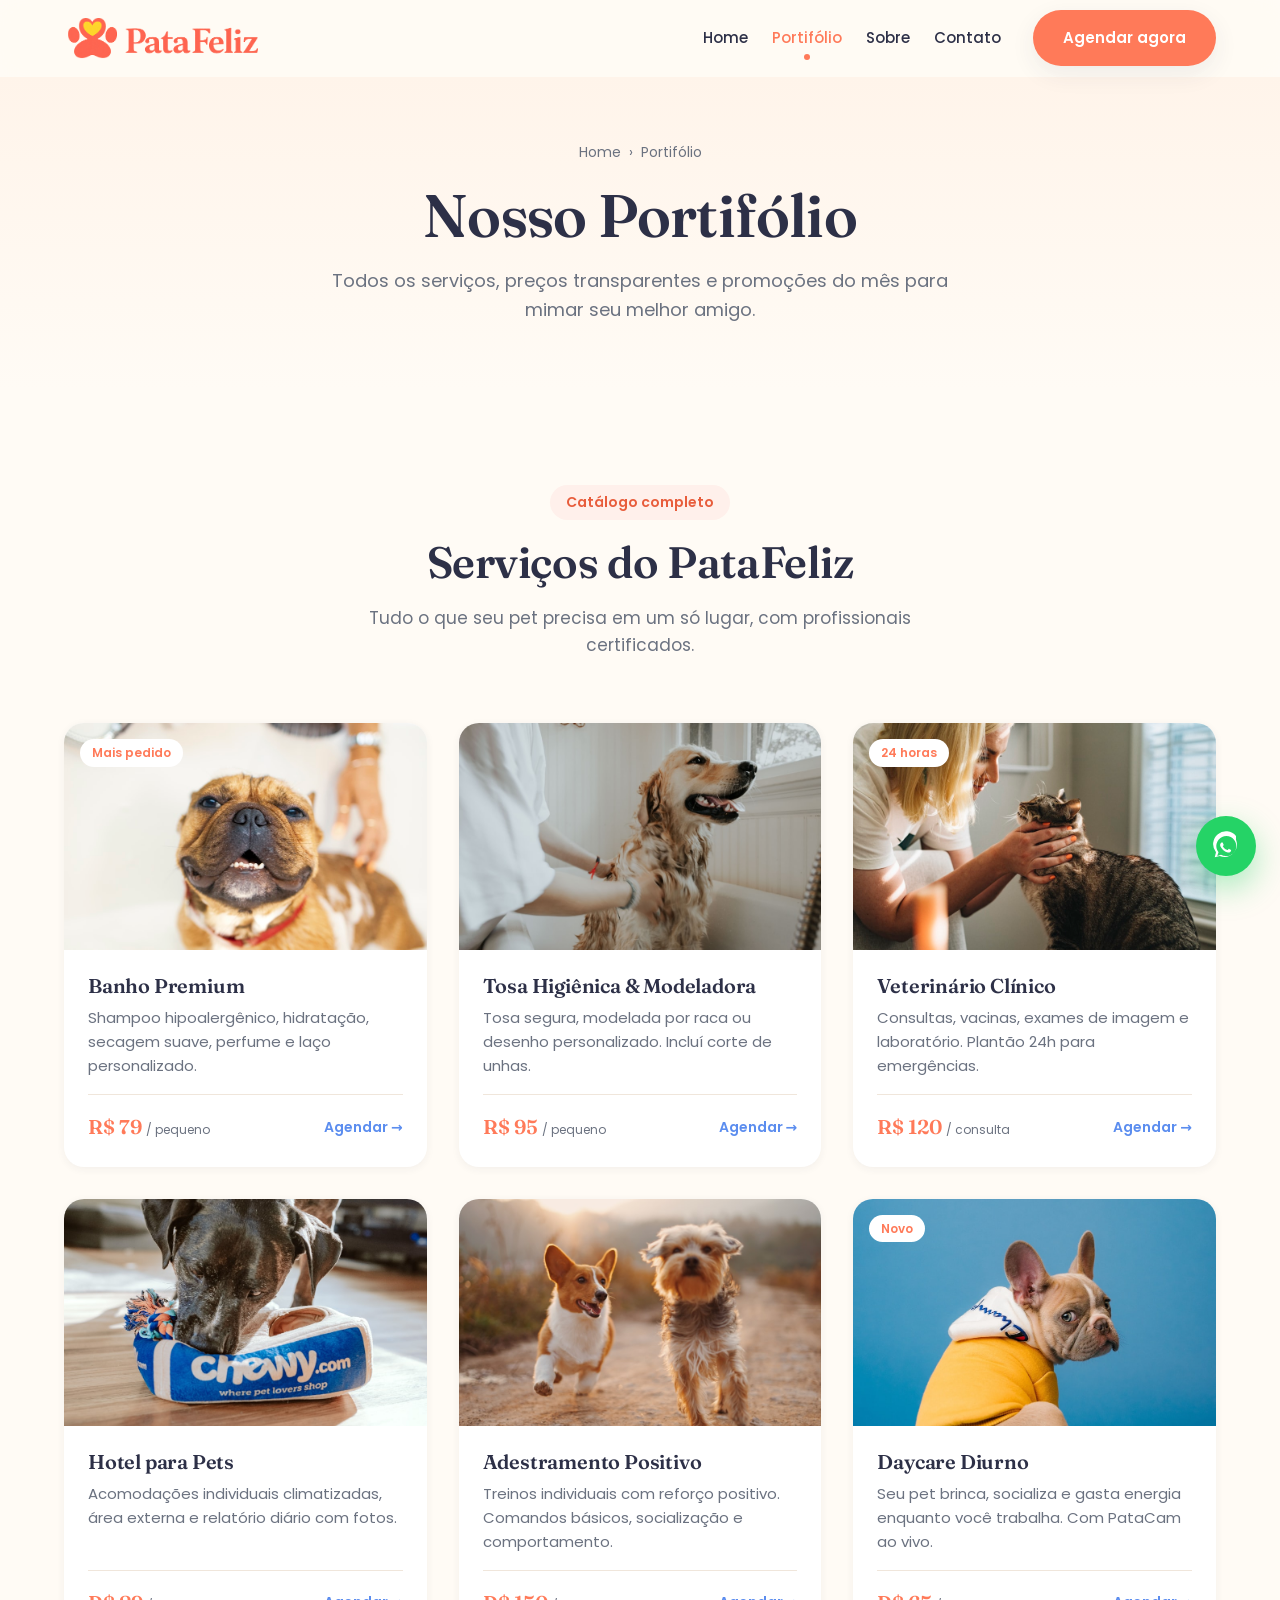
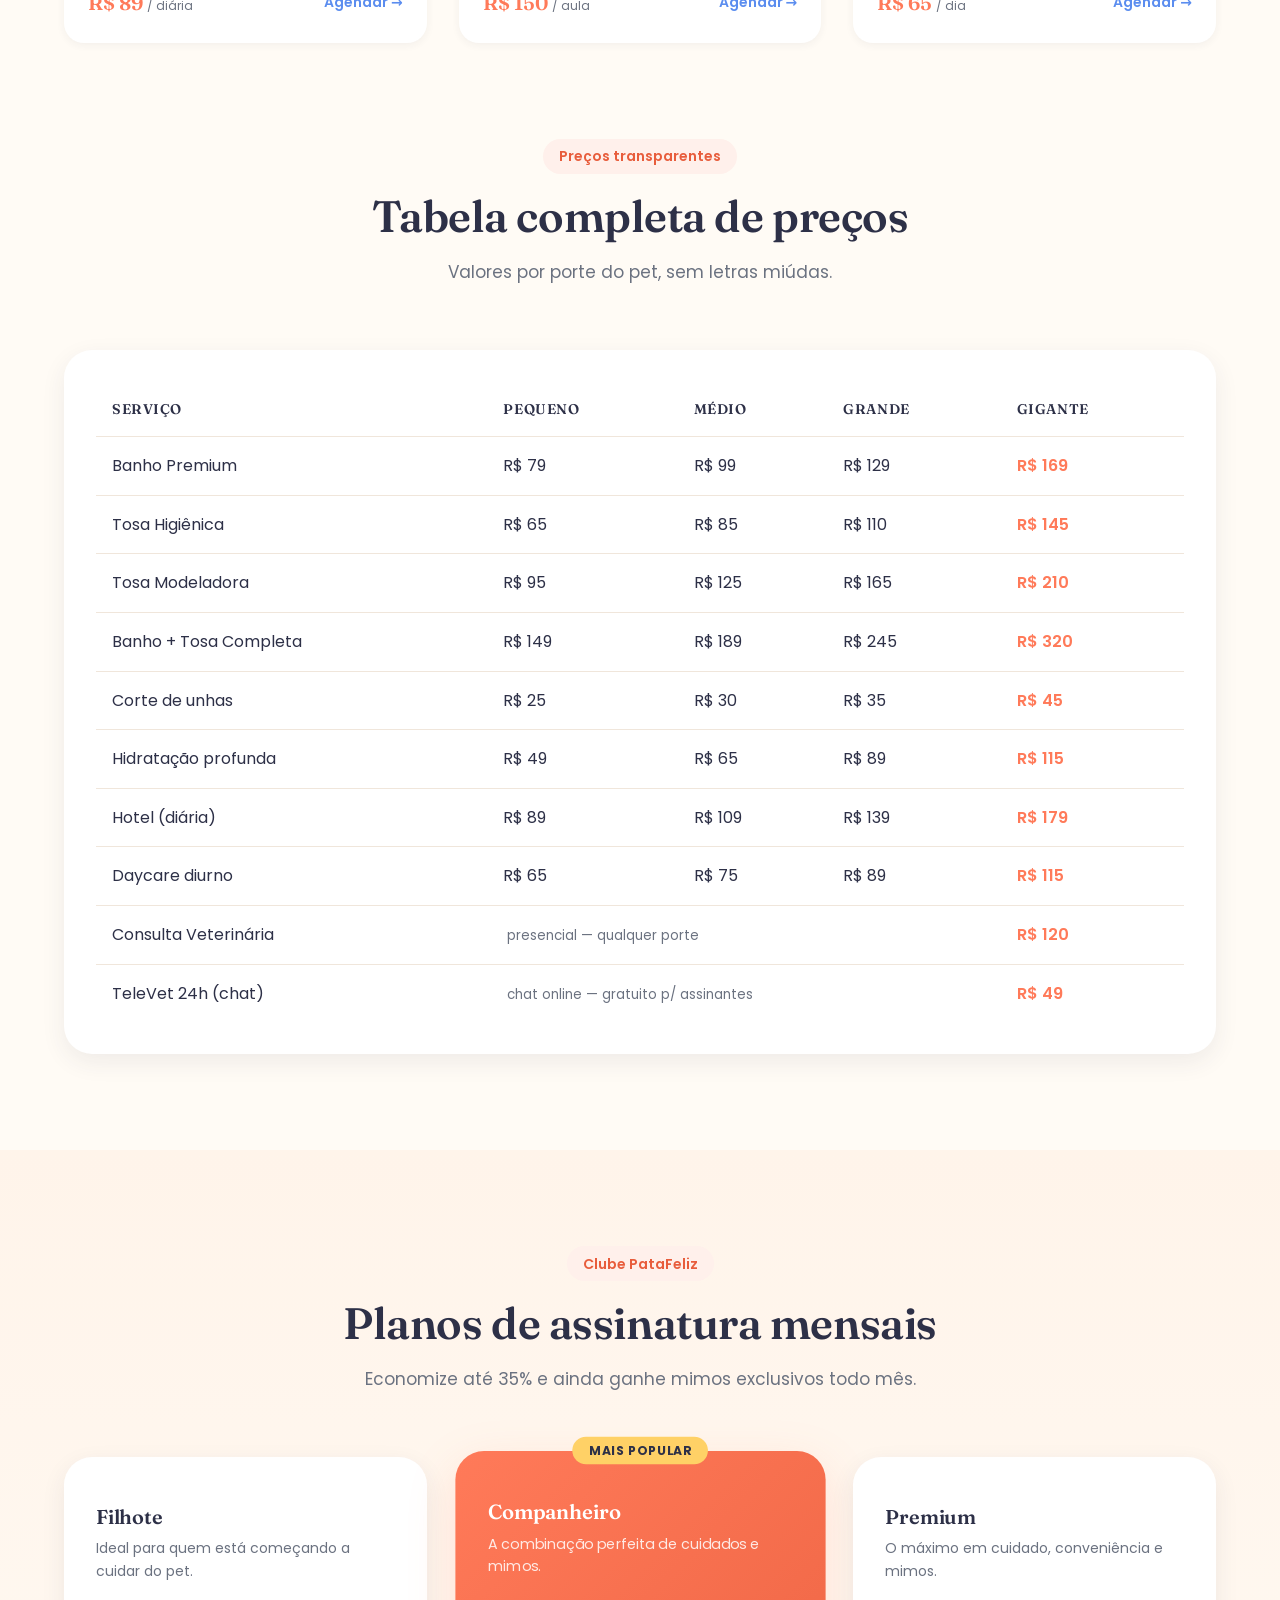
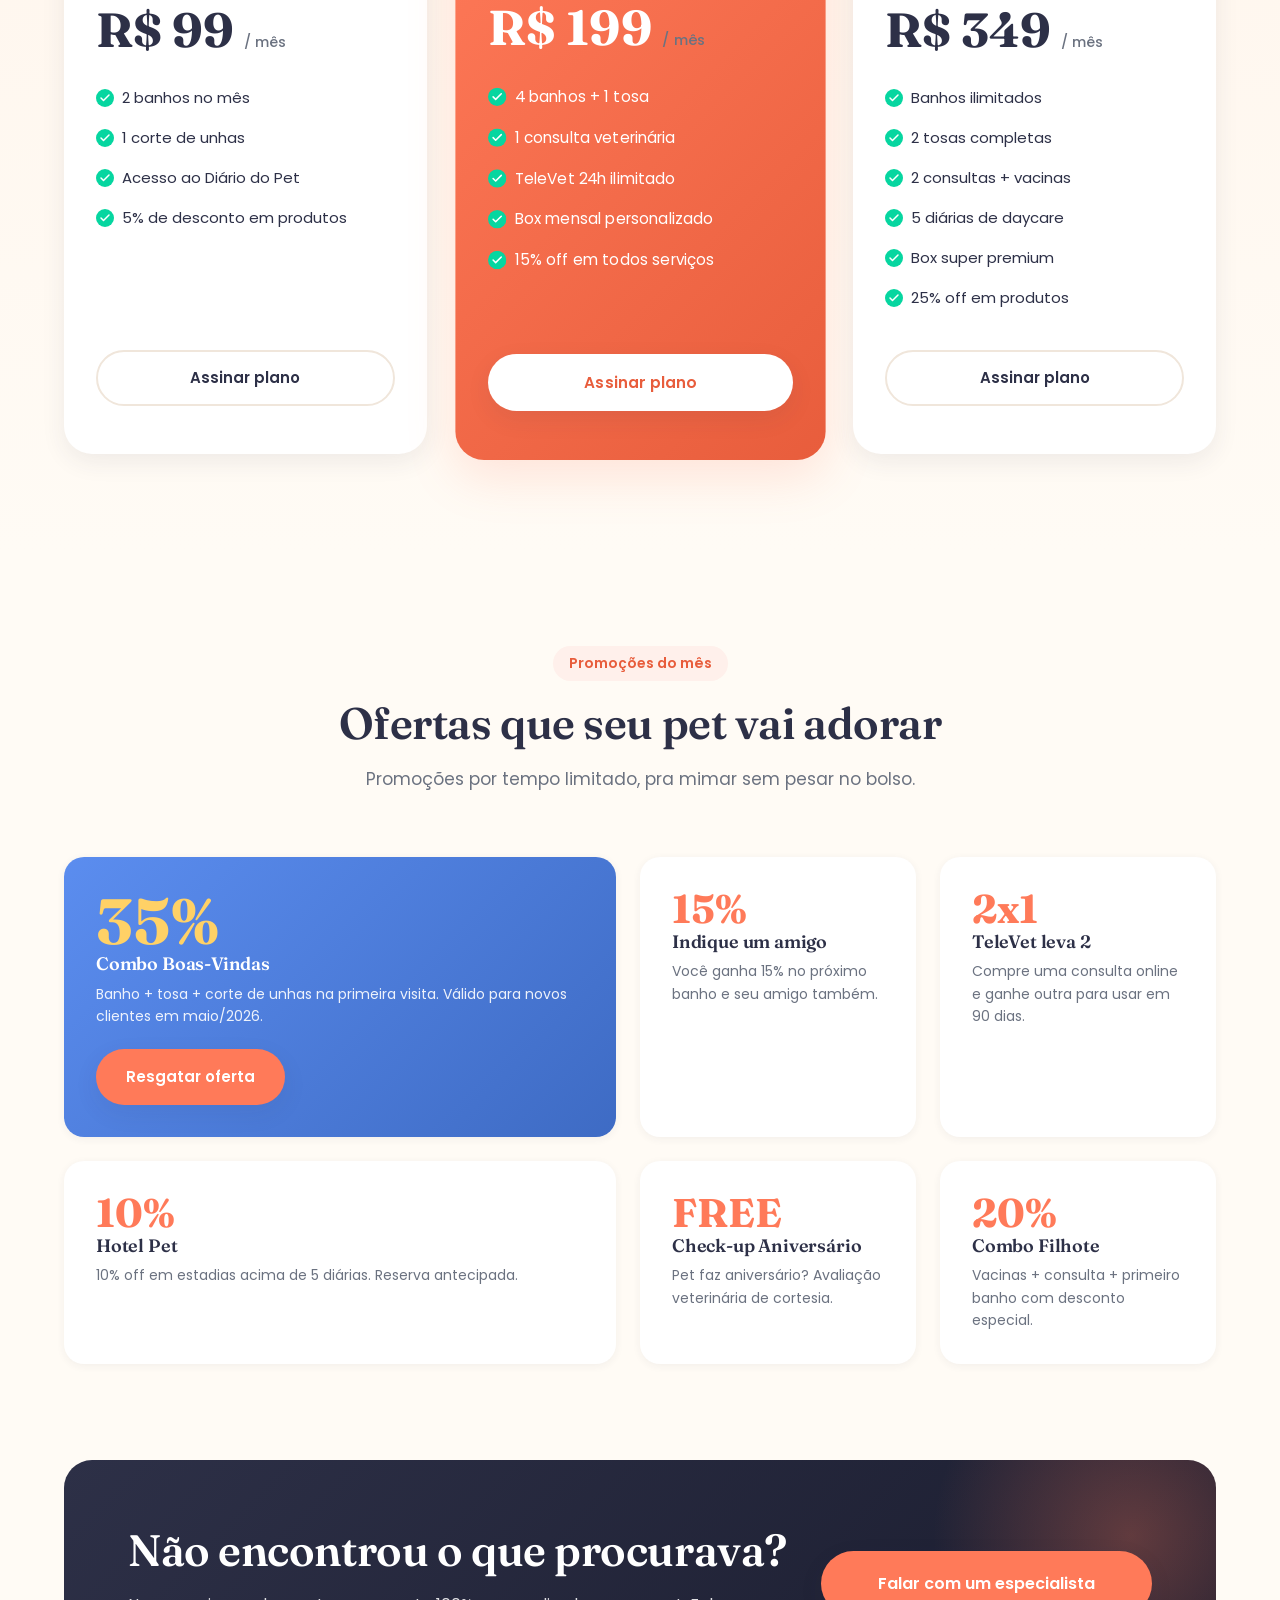
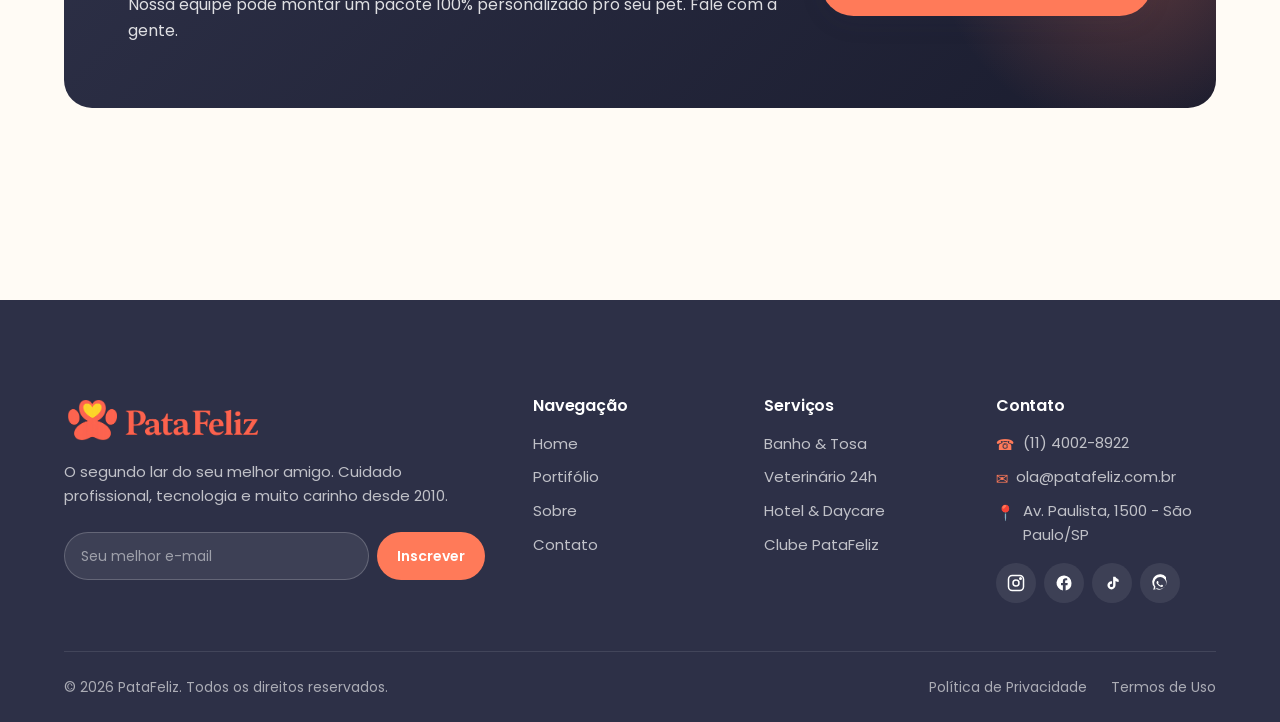
<file: pages/portifolio.html>
<!DOCTYPE html>
<html lang="pt-BR">

  <head>
    <meta charset="UTF-8" />
    <meta name="viewport" content="width=device-width, initial-scale=1.0" />
    <meta name="description" content="Conheca os servicos do PataFeliz: banho, tosa, veterinario 24h, hotel, adestramento e nossos planos exclusivos." />
    <meta name="theme-color" content="#FF7A59" />
    <title>Portifólio · PataFeliz</title>

    <link rel="preconnect" href="https://fonts.googleapis.com" />
    <link rel="preconnect" href="https://fonts.gstatic.com" crossorigin />
    <link href="https://fonts.googleapis.com/css2?family=Fraunces:opsz,wght@9..144,500;9..144,600;9..144,700&family=Poppins:wght@400;500;600;700&display=swap" rel="stylesheet" />

    <link rel="stylesheet" href="../src/css/estilo.css" />
    <link rel="icon" href="data:image/svg+xml,%3Csvg xmlns='http://www.w3.org/2000/svg' viewBox='0 0 100 100'%3E%3Ctext y='.9em' font-size='90'%3E%F0%9F%90%BE%3C/text%3E%3C/svg%3E" />
  </head>

  <body>

    <header class="header" role="banner">
      <div class="container header-inner">
        <a href="../index.html" class="logo" aria-label="PataFeliz - Pagina inicial">
          <img src="../src/assets/img/PataFeliz.png" alt="PataFeliz" class="logo-img" />
        </a>

        <nav class="nav" aria-label="Navegacao principal">
          <ul class="nav-list" id="nav-list">
            <li><a href="../index.html" class="nav-link">Home</a></li>
            <li><a href="portifolio.html" class="nav-link active">Portifólio</a></li>
            <li><a href="sobre.html" class="nav-link">Sobre</a></li>
            <li><a href="contato.html" class="nav-link">Contato</a></li>
            <li><a href="contato.html" class="btn btn-primary">Agendar agora</a></li>
          </ul>

          <div class="nav-actions">
            <a href="contato.html" class="btn btn-primary">Agendar agora</a>
          </div>

          <button class="menu-toggle" aria-label="Abrir menu" aria-expanded="false" aria-controls="nav-list">
            <svg viewBox="0 0 24 24" fill="none" stroke="currentColor" stroke-width="2.5" stroke-linecap="round">
              <line x1="3" y1="7" x2="21" y2="7" />
              <line x1="3" y1="12" x2="21" y2="12" />
              <line x1="3" y1="17" x2="21" y2="17" />
            </svg>
          </button>
        </nav>
      </div>
    </header>

    <main>

      <section class="page-header">
        <div class="container">
          <nav class="breadcrumb" aria-label="Migalhas">
            <a href="../index.html">Home</a>
            <span>›</span>
            <span>Portifólio</span>
          </nav>
          <h1>Nosso Portifólio</h1>
          <p>Todos os serviços, preços transparentes e promoções do mês para mimar seu melhor amigo.</p>
        </div>
      </section>

      <section class="section" aria-labelledby="servicos-title">
        <div class="container">
          <header class="section-header reveal">
            <span class="section-tag"> Catálogo completo</span>
            <h2 id="servicos-title" class="section-title">Serviços do PataFeliz</h2>
            <p class="section-subtitle">Tudo o que seu pet precisa em um só lugar, com profissionais certificados.</p>
          </header>

          <div class="services-grid reveal">

            <article class="service-card">
              <div class="service-thumb">
                <span class="service-tag">Mais pedido</span>
                <img src="../src/assets/img/servico-banho.jpg" alt="Cachorro recebendo banho" loading="lazy" />
              </div>
              <div class="service-body">
                <h3>Banho Premium</h3>
                <p>Shampoo hipoalergênico, hidratação, secagem suave, perfume e laço personalizado.</p>
                <div class="service-meta">
                  <span class="service-price">R$ 79 <small>/ pequeno</small></span>
                  <a href="contato.html" class="service-link">Agendar →</a>
                </div>
              </div>
            </article>

            <article class="service-card">
              <div class="service-thumb">
                <img src="../src/assets/img/servico-tosa.jpg" alt="Cachorro recebendo tosa" loading="lazy" />
              </div>
              <div class="service-body">
                <h3>Tosa Higiênica &amp; Modeladora</h3>
                <p>Tosa segura, modelada por raca ou desenho personalizado. Incluí corte de unhas.</p>
                <div class="service-meta">
                  <span class="service-price">R$ 95 <small>/ pequeno</small></span>
                  <a href="contato.html" class="service-link">Agendar →</a>
                </div>
              </div>
            </article>

            <article class="service-card">
              <div class="service-thumb">
                <span class="service-tag">24 horas</span>
                <img src="../src/assets/img/servico-vet.jpg" alt="Consulta veterinaria" loading="lazy" />
              </div>
              <div class="service-body">
                <h3>Veterinário Clínico</h3>
                <p>Consultas, vacinas, exames de imagem e laboratório. Plantão 24h para emergências.</p>
                <div class="service-meta">
                  <span class="service-price">R$ 120 <small>/ consulta</small></span>
                  <a href="contato.html" class="service-link">Agendar →</a>
                </div>
              </div>
            </article>

            <article class="service-card">
              <div class="service-thumb">
                <img src="../src/assets/img/servico-hotel.jpg" alt="Cachorros brincando" loading="lazy" />
              </div>
              <div class="service-body">
                <h3>Hotel para Pets</h3>
                <p>Acomodações individuais climatizadas, área externa e relatório diário com fotos.</p>
                <div class="service-meta">
                  <span class="service-price">R$ 89 <small>/ diária</small></span>
                  <a href="contato.html" class="service-link">Agendar →</a>
                </div>
              </div>
            </article>

            <article class="service-card">
              <div class="service-thumb">
                <img src="../src/assets/img/cachorro-feliz.jpg" alt="Cachorro feliz em adestramento" loading="lazy" />
              </div>
              <div class="service-body">
                <h3>Adestramento Positivo</h3>
                <p>Treinos individuais com reforço positivo. Comandos básicos, socialização e comportamento.</p>
                <div class="service-meta">
                  <span class="service-price">R$ 150 <small>/ aula</small></span>
                  <a href="contato.html" class="service-link">Agendar →</a>
                </div>
              </div>
            </article>

            <article class="service-card">
              <div class="service-thumb">
                <span class="service-tag">Novo</span>
                <img src="../src/assets/img/filhote.jpg" alt="Filhote de cachorro" loading="lazy" />
              </div>
              <div class="service-body">
                <h3>Daycare Diurno</h3>
                <p>Seu pet brinca, socializa e gasta energia enquanto você trabalha. Com PataCam ao vivo.</p>
                <div class="service-meta">
                  <span class="service-price">R$ 65 <small>/ dia</small></span>
                  <a href="contato.html" class="service-link">Agendar →</a>
                </div>
              </div>
            </article>

          </div>
        </div>
      </section>

      <section class="section" style="padding-top: 0;" aria-labelledby="tabela-title">
        <div class="container">
          <header class="section-header reveal">
            <span class="section-tag"> Preços transparentes</span>
            <h2 id="tabela-title" class="section-title">Tabela completa de preços</h2>
            <p class="section-subtitle">Valores por porte do pet, sem letras miúdas.</p>
          </header>

          <div class="price-table-wrap reveal">
            <table class="price-table">
              <thead>
                <tr>
                  <th>Serviço</th>
                  <th>Pequeno</th>
                  <th>Médio</th>
                  <th>Grande</th>
                  <th>Gigante</th>
                </tr>
              </thead>
              <tbody>
                <tr>
                  <td>Banho Premium</td>
                  <td>R$ 79</td>
                  <td>R$ 99</td>
                  <td>R$ 129</td>
                  <td>R$ 169</td>
                </tr>
                <tr>
                  <td>Tosa Higiênica</td>
                  <td>R$ 65</td>
                  <td>R$ 85</td>
                  <td>R$ 110</td>
                  <td>R$ 145</td>
                </tr>
                <tr>
                  <td>Tosa Modeladora</td>
                  <td>R$ 95</td>
                  <td>R$ 125</td>
                  <td>R$ 165</td>
                  <td>R$ 210</td>
                </tr>
                <tr>
                  <td>Banho + Tosa Completa</td>
                  <td>R$ 149</td>
                  <td>R$ 189</td>
                  <td>R$ 245</td>
                  <td>R$ 320</td>
                </tr>
                <tr>
                  <td>Corte de unhas</td>
                  <td>R$ 25</td>
                  <td>R$ 30</td>
                  <td>R$ 35</td>
                  <td>R$ 45</td>
                </tr>
                <tr>
                  <td>Hidratação profunda</td>
                  <td>R$ 49</td>
                  <td>R$ 65</td>
                  <td>R$ 89</td>
                  <td>R$ 115</td>
                </tr>
                <tr>
                  <td>Hotel (diária)</td>
                  <td>R$ 89</td>
                  <td>R$ 109</td>
                  <td>R$ 139</td>
                  <td>R$ 179</td>
                </tr>
                <tr>
                  <td>Daycare diurno</td>
                  <td>R$ 65</td>
                  <td>R$ 75</td>
                  <td>R$ 89</td>
                  <td>R$ 115</td>
                </tr>
                <tr class="flat-rate">
                  <td>Consulta Veterinária</td>
                  <td colspan="3"><small>presencial — qualquer porte</small></td>
                  <td>R$ 120</td>
                </tr>
                <tr class="flat-rate">
                  <td>TeleVet 24h (chat)</td>
                  <td colspan="3"><small>chat online — gratuito p/ assinantes</small></td>
                  <td>R$ 49</td>
                </tr>
              </tbody>
            </table>
          </div>
        </div>
      </section>

      <section class="section pricing" aria-labelledby="planos-title">
        <div class="container">
          <header class="section-header reveal">
            <span class="section-tag"> Clube PataFeliz</span>
            <h2 id="planos-title" class="section-title">Planos de assinatura mensais</h2>
            <p class="section-subtitle">Economize até 35% e ainda ganhe mimos exclusivos todo mês.</p>
          </header>

          <div class="pricing-grid reveal">

            <article class="price-card">
              <h3 class="price-name">Filhote</h3>
              <p class="price-desc">Ideal para quem está começando a cuidar do pet.</p>
              <div class="price-value">R$ 99 <small>/ mês</small></div>
              <ul>
                <li>2 banhos no mês</li>
                <li>1 corte de unhas</li>
                <li>Acesso ao Diário do Pet</li>
                <li>5% de desconto em produtos</li>
              </ul>
              <a href="contato.html" class="btn btn-secondary">Assinar plano</a>
            </article>

            <article class="price-card featured">
              <span class="price-badge">Mais popular</span>
              <h3 class="price-name">Companheiro</h3>
              <p class="price-desc">A combinação perfeita de cuidados e mimos.</p>
              <div class="price-value">R$ 199 <small>/ mês</small></div>
              <ul>
                <li>4 banhos + 1 tosa</li>
                <li>1 consulta veterinária</li>
                <li>TeleVet 24h ilimitado</li>
                <li>Box mensal personalizado</li>
                <li>15% off em todos serviços</li>
              </ul>
              <a href="contato.html" class="btn btn-primary">Assinar plano</a>
            </article>

            <article class="price-card">
              <h3 class="price-name">Premium</h3>
              <p class="price-desc">O máximo em cuidado, conveniência e mimos.</p>
              <div class="price-value">R$ 349 <small>/ mês</small></div>
              <ul>
                <li>Banhos ilimitados</li>
                <li>2 tosas completas</li>
                <li>2 consultas + vacinas</li>
                <li>5 diárias de daycare</li>
                <li>Box super premium</li>
                <li>25% off em produtos</li>
              </ul>
              <a href="contato.html" class="btn btn-secondary">Assinar plano</a>
            </article>

          </div>
        </div>
      </section>

      <section class="section" aria-labelledby="promo-title">
        <div class="container">
          <header class="section-header reveal">
            <span class="section-tag"> Promoções do mês</span>
            <h2 id="promo-title" class="section-title">Ofertas que seu pet vai adorar</h2>
            <p class="section-subtitle">Promoções por tempo limitado, pra mimar sem pesar no bolso.</p>
          </header>

          <div class="promo-grid reveal">

            <article class="promo-card lg">
              <div>
                <span class="promo-discount">35%</span>
                <h3>Combo Boas-Vindas</h3>
                <p>Banho + tosa + corte de unhas na primeira visita. Válido para novos clientes em maio/2026.</p>
              </div>
              <a href="contato.html" class="btn btn-primary">Resgatar oferta</a>
            </article>

            <article class="promo-card">
              <span class="promo-discount">15%</span>
              <h3>Indique um amigo</h3>
              <p>Você ganha 15% no próximo banho e seu amigo também.</p>
            </article>

            <article class="promo-card">
              <span class="promo-discount">2x1</span>
              <h3>TeleVet leva 2</h3>
              <p>Compre uma consulta online e ganhe outra para usar em 90 dias.</p>
            </article>

            <article class="promo-card">
              <span class="promo-discount">10%</span>
              <h3>Hotel Pet</h3>
              <p>10% off em estadias acima de 5 diárias. Reserva antecipada.</p>
            </article>

            <article class="promo-card">
              <span class="promo-discount">FREE</span>
              <h3>Check-up Aniversário</h3>
              <p>Pet faz aniversário? Avaliação veterinária de cortesia.</p>
            </article>

            <article class="promo-card">
              <span class="promo-discount">20%</span>
              <h3>Combo Filhote</h3>
              <p>Vacinas + consulta + primeiro banho com desconto especial.</p>
            </article>

          </div>
        </div>
      </section>

      <section class="section" style="padding-top: 0;">
        <div class="container">
          <div class="cta reveal">
            <div>
              <h2>Não encontrou o que procurava?</h2>
              <p>Nossa equipe pode montar um pacote 100% personalizado pro seu pet. Fale com a gente.</p>
            </div>
            <div class="cta-actions">
              <a href="contato.html" class="btn btn-primary btn-lg">Falar com um especialista</a>
            </div>
          </div>
        </div>
      </section>

    </main>

    <footer class="footer" role="contentinfo">
      <div class="container">
        <div class="footer-top">
          <div class="footer-about">
            <a href="../index.html" class="logo">
              <img src="../src/assets/img/PataFeliz.png" alt="PataFeliz" class="logo-img" />
            </a>
            <p>O segundo lar do seu melhor amigo. Cuidado profissional, tecnologia e muito carinho desde 2010.</p>

            <form id="newsletter-form" class="footer-newsletter" aria-label="Inscrever na newsletter">
              <input type="email" placeholder="Seu melhor e-mail" aria-label="E-mail" required />
              <button type="submit">Inscrever</button>
            </form>
          </div>

          <div>
            <h4>Navegação</h4>
            <ul>
              <li><a href="../index.html">Home</a></li>
              <li><a href="portifolio.html">Portifólio</a></li>
              <li><a href="sobre.html">Sobre</a></li>
              <li><a href="contato.html">Contato</a></li>
            </ul>
          </div>

          <div>
            <h4>Serviços</h4>
            <ul>
              <li><a href="portifolio.html">Banho &amp; Tosa</a></li>
              <li><a href="portifolio.html">Veterinário 24h</a></li>
              <li><a href="portifolio.html">Hotel &amp; Daycare</a></li>
              <li><a href="portifolio.html">Clube PataFeliz</a></li>
            </ul>
          </div>

          <div>
            <h4>Contato</h4>
            <div class="footer-contact-item"><span class="icon" aria-hidden="true">☎</span><span>(11) 4002-8922</span></div>
            <div class="footer-contact-item"><span class="icon" aria-hidden="true">✉</span><span>ola@patafeliz.com.br</span></div>
            <div class="footer-contact-item"><span class="icon" aria-hidden="true">📍</span><span>Av. Paulista, 1500 - São Paulo/SP</span></div>

            <div class="footer-socials">
              <a href="#" aria-label="Instagram"><svg viewBox="0 0 24 24" fill="none" stroke="currentColor" stroke-width="2">
                  <rect x="2" y="2" width="20" height="20" rx="5" />
                  <circle cx="12" cy="12" r="4" />
                  <circle cx="18" cy="6" r="1" fill="currentColor" />
                </svg></a>
              <a href="#" aria-label="Facebook"><svg viewBox="0 0 24 24" fill="currentColor">
                  <path d="M22 12a10 10 0 1 0-11.5 9.9v-7H8v-3h2.5V9.5C10.5 7 12 5.7 14.2 5.7c1 0 2.1.2 2.1.2v2.3h-1.2c-1.2 0-1.6.7-1.6 1.5V12H17l-.4 3h-2.4v7A10 10 0 0 0 22 12z" />
                </svg></a>
              <a href="#" aria-label="TikTok"><svg viewBox="0 0 24 24" fill="currentColor">
                  <path d="M19.6 6.3c-1.4-.4-2.5-1.4-3-2.8h-3.1v11.7c0 1.2-1 2.2-2.2 2.2s-2.2-1-2.2-2.2 1-2.2 2.2-2.2c.2 0 .5 0 .7.1V9.8c-.2 0-.5-.1-.7-.1-3 0-5.4 2.4-5.4 5.4S8.3 20.5 11.3 20.5s5.4-2.4 5.4-5.4V9.2c1.2.8 2.6 1.3 4.2 1.3V7.4c-.5 0-.9-.4-1.3-.5z" />
                </svg></a>
              <a href="#" aria-label="WhatsApp"><svg viewBox="0 0 24 24" fill="currentColor">
                  <path d="M20 4A10 10 0 0 0 4 17l-1 4 4-1a10 10 0 0 0 13-13zm-8 16a8 8 0 0 1-4-1l-3 1 1-3a8 8 0 1 1 6 3zm4-5c-.2-.1-1.2-.6-1.4-.7s-.3-.1-.5.1-.6.7-.7.8-.3.1-.5 0-1-.4-2-1.2c-.7-.6-1.2-1.4-1.4-1.6s0-.3.1-.4l.3-.4.2-.3v-.3l-.6-1.5c-.2-.4-.3-.3-.5-.3h-.4c-.1 0-.4 0-.6.3s-.7.7-.7 1.7.8 2 .9 2.1c.1.1 1.6 2.4 3.9 3.4 2 .8 2 .5 2.4.5.3 0 1.2-.5 1.4-1 .2-.5.2-.9.1-1l-.3-.2z" />
                </svg></a>
            </div>
          </div>
        </div>

        <div class="footer-bottom">
          <span>© <span id="current-year">2025</span> PataFeliz. Todos os direitos reservados.</span>
          <div class="footer-bottom-links">
            <a href="#">Política de Privacidade</a>
            <a href="#">Termos de Uso</a>
          </div>
        </div>
      </div>
    </footer>

    <a href="https://wa.me/5511400289220" class="float-wpp" aria-label="Falar no WhatsApp" target="_blank" rel="noopener">
      <svg viewBox="0 0 24 24" fill="currentColor">
        <path d="M20 4A10 10 0 0 0 4 17l-1 4 4-1a10 10 0 0 0 13-13zm-8 16a8 8 0 0 1-4-1l-3 1 1-3a8 8 0 1 1 6 3zm4-5c-.2-.1-1.2-.6-1.4-.7s-.3-.1-.5.1-.6.7-.7.8-.3.1-.5 0-1-.4-2-1.2c-.7-.6-1.2-1.4-1.4-1.6s0-.3.1-.4l.3-.4.2-.3v-.3l-.6-1.5c-.2-.4-.3-.3-.5-.3h-.4c-.1 0-.4 0-.6.3s-.7.7-.7 1.7.8 2 .9 2.1c.1.1 1.6 2.4 3.9 3.4 2 .8 2 .5 2.4.5.3 0 1.2-.5 1.4-1 .2-.5.2-.9.1-1l-.3-.2z" />
      </svg>
    </a>

    <script src="../src/js/script.js"></script>
  </body>

</html>
</file>
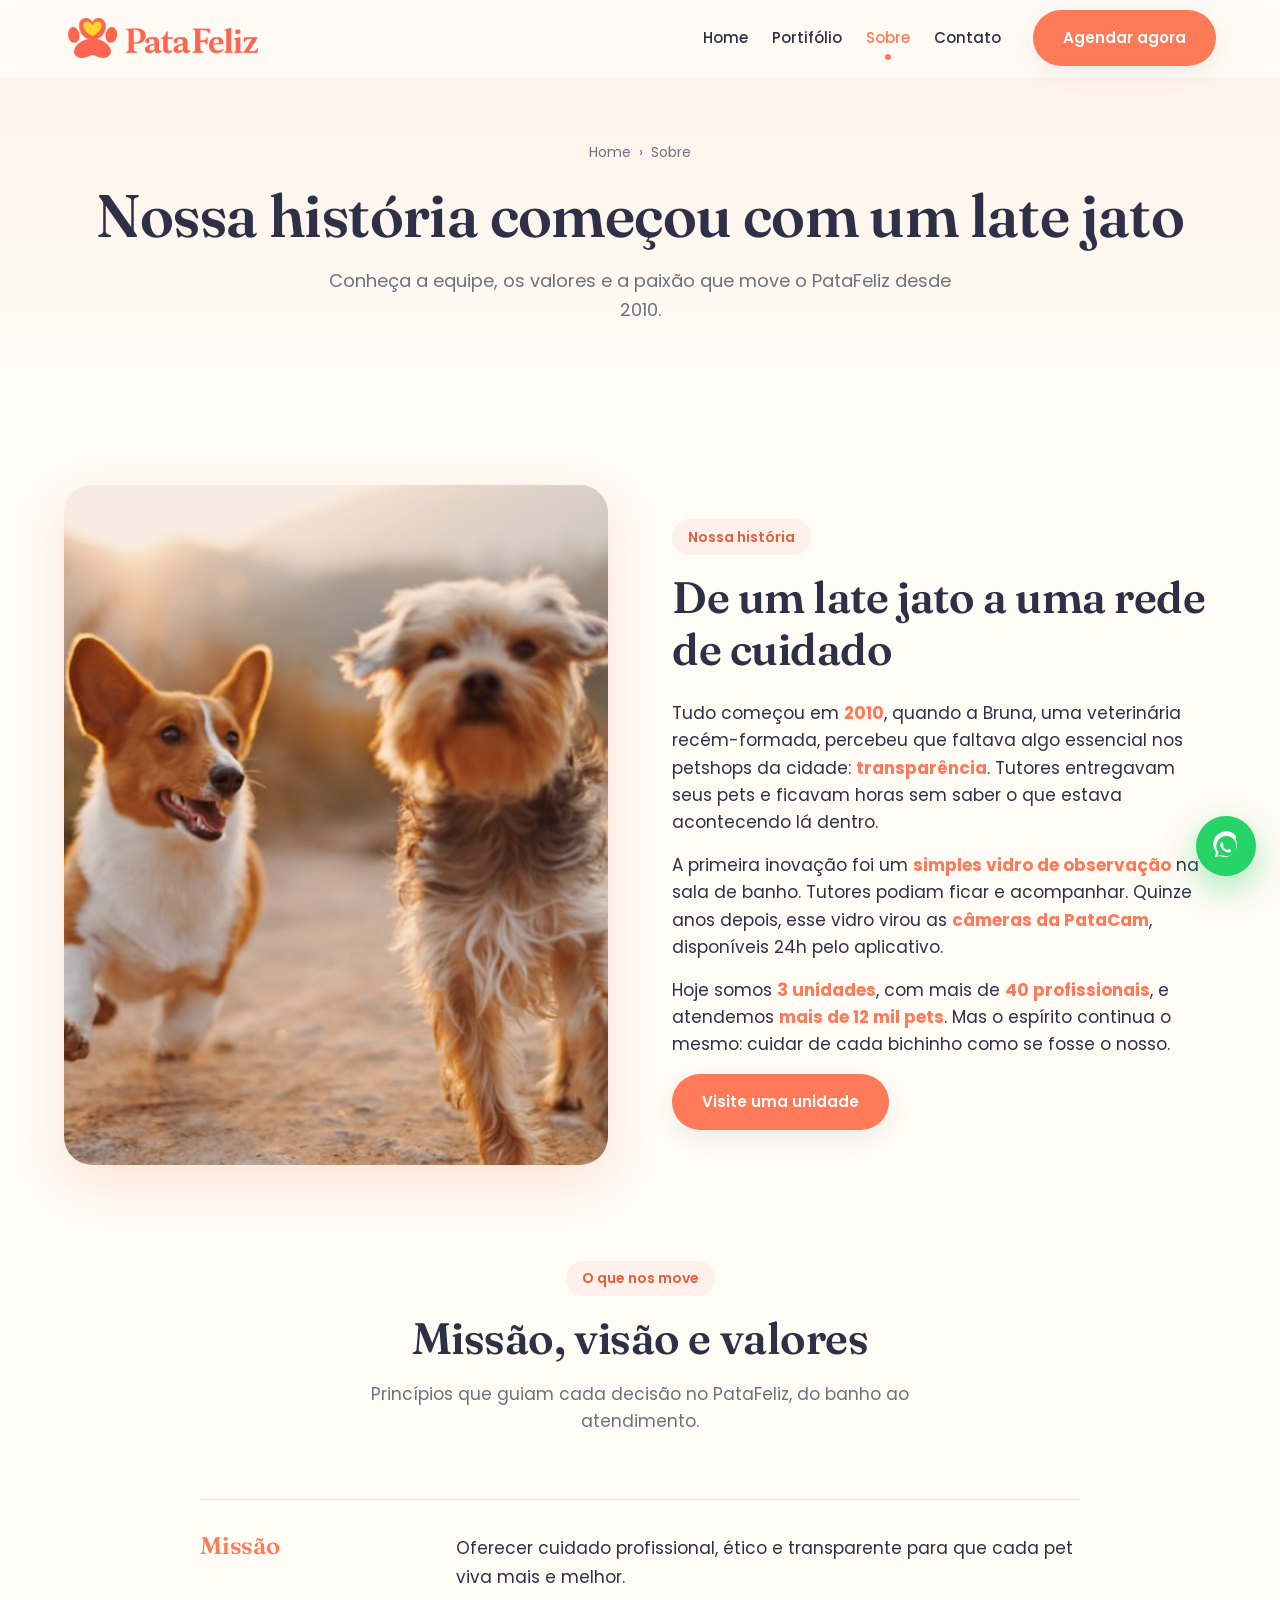
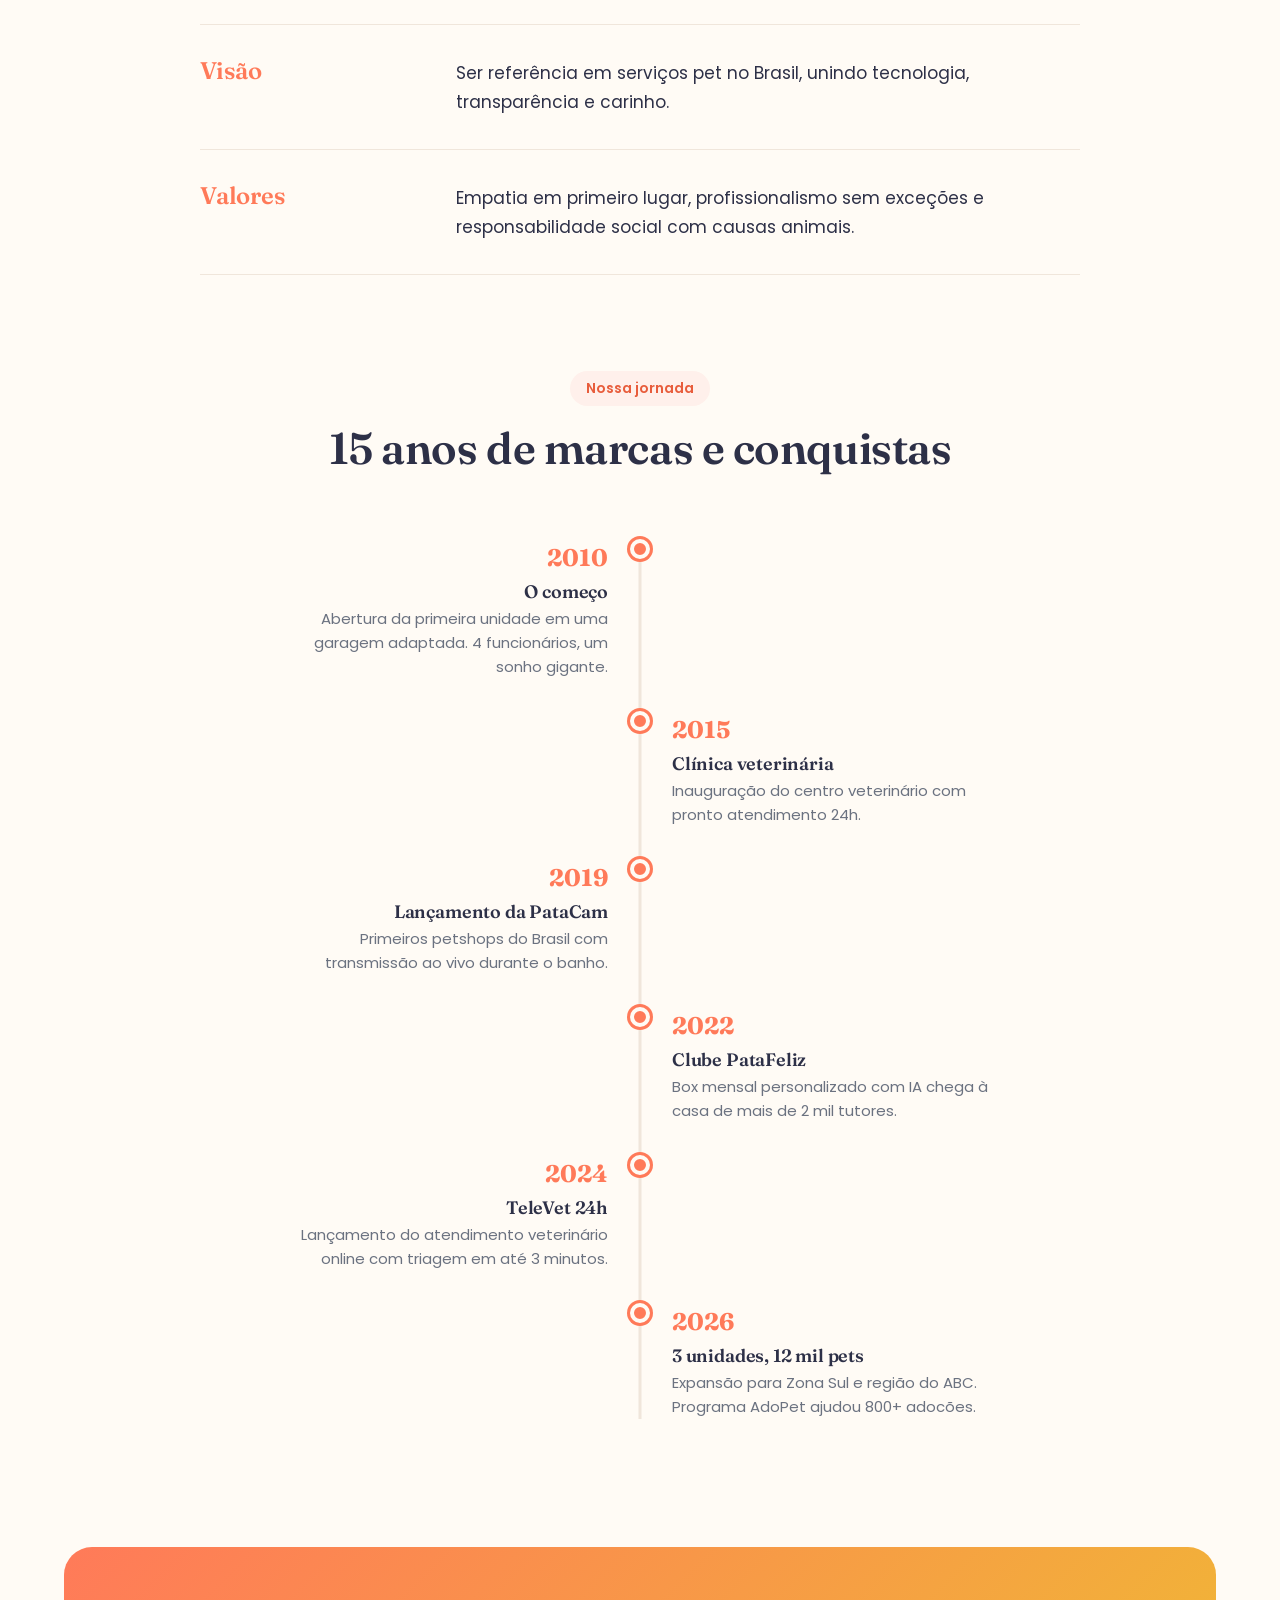
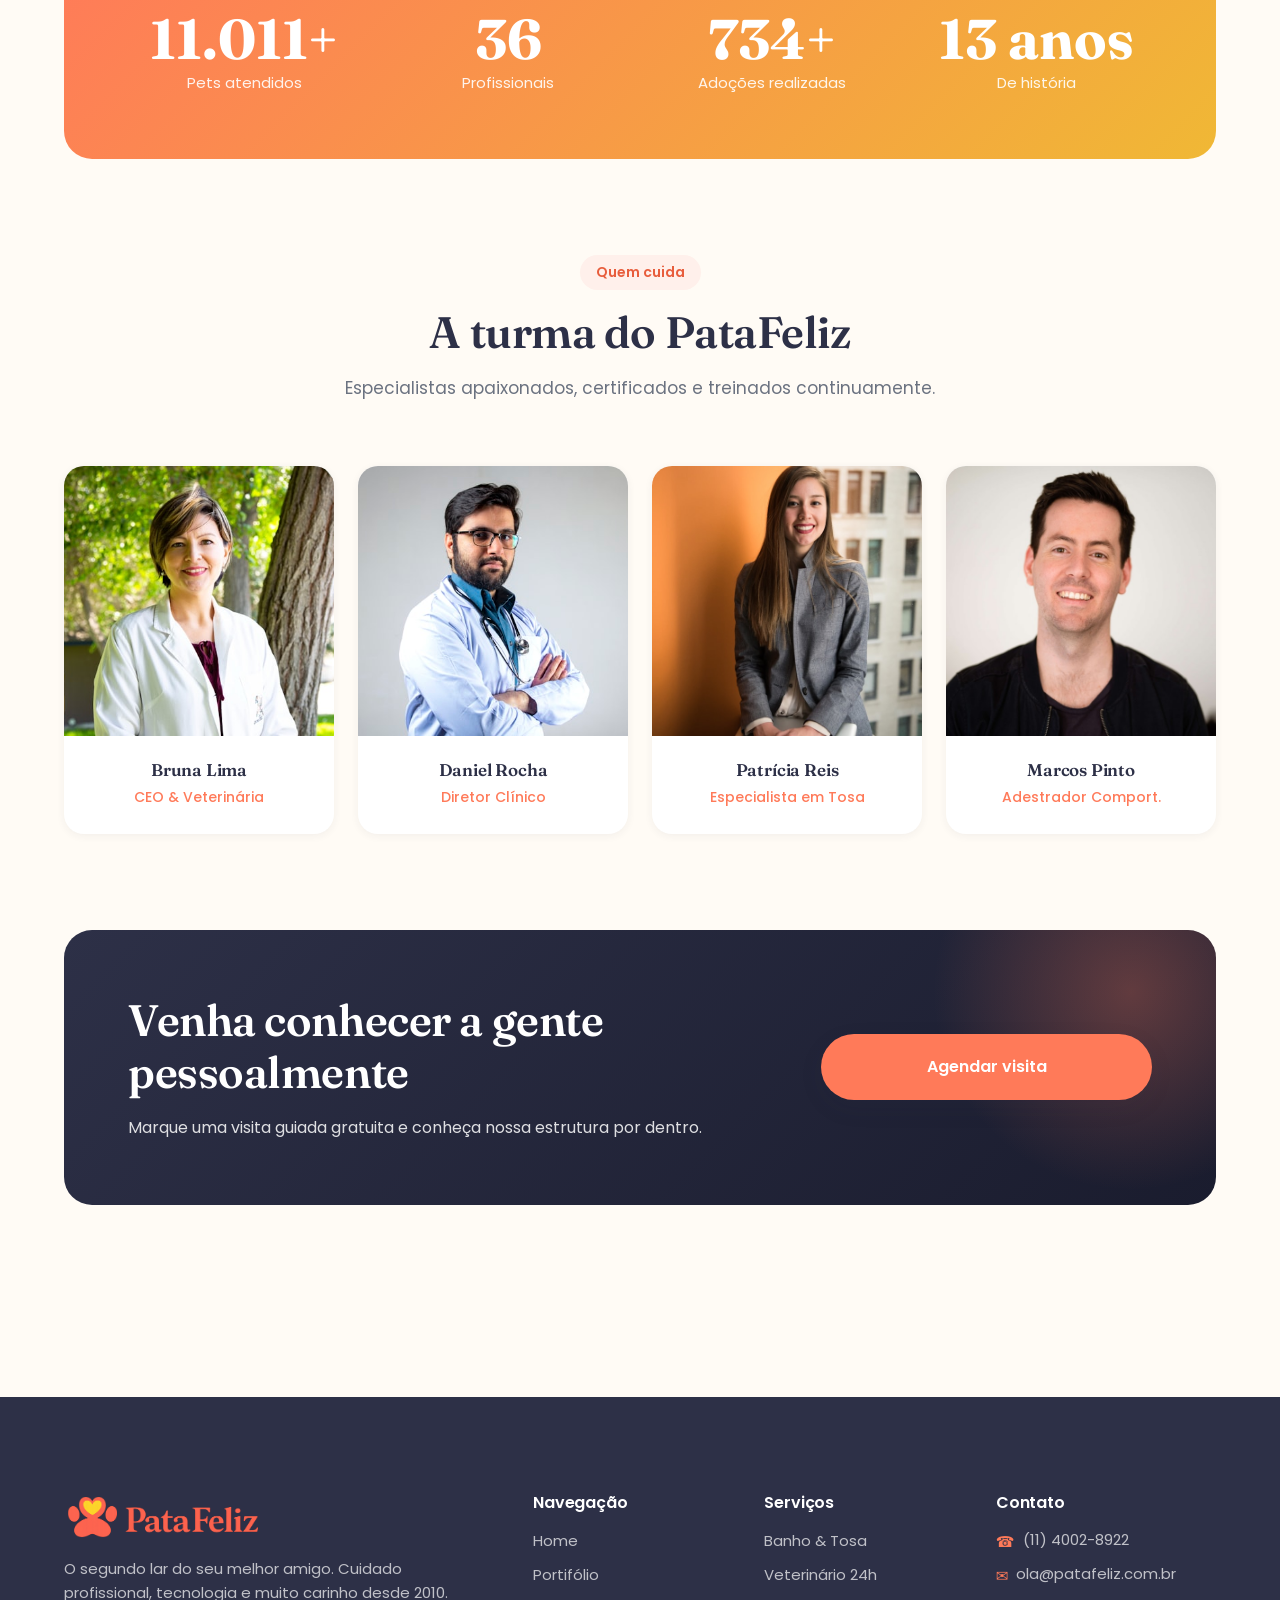
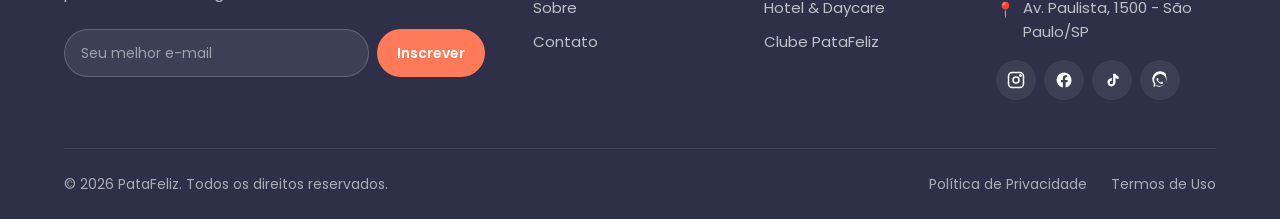
<file: pages/sobre.html>
<!DOCTYPE html>
<html lang="pt-BR">

  <head>
    <meta charset="UTF-8" />
    <meta name="viewport" content="width=device-width, initial-scale=1.0" />
    <meta name="description" content="Conheca a historia, missao, valores e equipe do PataFeliz. Mais de 15 anos cuidando do seu melhor amigo." />
    <meta name="theme-color" content="#FF7A59" />
    <title>Sobre nós · PataFeliz</title>

    <link rel="preconnect" href="https://fonts.googleapis.com" />
    <link rel="preconnect" href="https://fonts.gstatic.com" crossorigin />
    <link href="https://fonts.googleapis.com/css2?family=Fraunces:opsz,wght@9..144,500;9..144,600;9..144,700&family=Poppins:wght@400;500;600;700&display=swap" rel="stylesheet" />

    <link rel="stylesheet" href="../src/css/estilo.css" />
    <link rel="icon" href="data:image/svg+xml,%3Csvg xmlns='http://www.w3.org/2000/svg' viewBox='0 0 100 100'%3E%3Ctext y='.9em' font-size='90'%3E%F0%9F%90%BE%3C/text%3E%3C/svg%3E" />
  </head>

  <body>

    <header class="header" role="banner">
      <div class="container header-inner">
        <a href="../index.html" class="logo" aria-label="PataFeliz - Pagina inicial">
          <img src="../src/assets/img/PataFeliz.png" alt="PataFeliz" class="logo-img" />
        </a>

        <nav class="nav" aria-label="Navegacao principal">
          <ul class="nav-list" id="nav-list">
            <li><a href="../index.html" class="nav-link">Home</a></li>
            <li><a href="portifolio.html" class="nav-link">Portifólio</a></li>
            <li><a href="sobre.html" class="nav-link active">Sobre</a></li>
            <li><a href="contato.html" class="nav-link">Contato</a></li>
            <li><a href="contato.html" class="btn btn-primary">Agendar agora</a></li>
          </ul>

          <div class="nav-actions">
            <a href="contato.html" class="btn btn-primary">Agendar agora</a>
          </div>

          <button class="menu-toggle" aria-label="Abrir menu" aria-expanded="false" aria-controls="nav-list">
            <svg viewBox="0 0 24 24" fill="none" stroke="currentColor" stroke-width="2.5" stroke-linecap="round">
              <line x1="3" y1="7" x2="21" y2="7" />
              <line x1="3" y1="12" x2="21" y2="12" />
              <line x1="3" y1="17" x2="21" y2="17" />
            </svg>
          </button>
        </nav>
      </div>
    </header>

    <main>

      <section class="page-header">
        <div class="container">
          <nav class="breadcrumb" aria-label="Migalhas">
            <a href="../index.html">Home</a>
            <span>›</span>
            <span>Sobre</span>
          </nav>
          <h1>Nossa história começou com um late jato</h1>
          <p>Conheça a equipe, os valores e a paixão que move o PataFeliz desde 2010.</p>
        </div>
      </section>

      <section class="section story" aria-labelledby="story-title">
        <div class="container">
          <div class="story-grid">

            <div class="story-visual reveal">
              <img src="../src/assets/img/cachorro-feliz.jpg" alt="Golden retriever sorrindo" loading="lazy" />
            </div>

            <div class="story-content reveal">
              <span class="section-tag"> Nossa história</span>
              <h2 id="story-title">De um late jato a uma rede de cuidado</h2>
              <p>
                Tudo começou em <strong>2010</strong>, quando a Bruna, uma veterinária recém-formada, percebeu que faltava algo essencial nos petshops da cidade: <strong>transparência</strong>. Tutores entregavam seus pets e ficavam horas sem saber o que estava acontecendo lá dentro.
              </p>
              <p>
                A primeira inovação foi um <strong>simples vidro de observação</strong> na sala de banho. Tutores podiam ficar e acompanhar. Quinze anos depois, esse vidro virou as <strong>câmeras da PataCam</strong>, disponíveis 24h pelo aplicativo.
              </p>
              <p>
                Hoje somos <strong>3 unidades</strong>, com mais de <strong>40 profissionais</strong>, e atendemos <strong>mais de 12 mil pets</strong>. Mas o espírito continua o mesmo: cuidar de cada bichinho como se fosse o nosso.
              </p>
              <a href="contato.html" class="btn btn-primary">Visite uma unidade</a>
            </div>

          </div>
        </div>
      </section>

      <section class="section" style="padding-top: 0;" aria-labelledby="valores-title">
        <div class="container">
          <header class="section-header reveal">
            <span class="section-tag">O que nos move</span>
            <h2 id="valores-title" class="section-title">Missão, visão e valores</h2>
            <p class="section-subtitle">Princípios que guiam cada decisão no PataFeliz, do banho ao atendimento.</p>
          </header>

          <div class="values-list reveal">
            <div class="value-row">
              <h3 class="value-row-title">Missão</h3>
              <p class="value-row-text">Oferecer cuidado profissional, ético e transparente para que cada pet viva mais e melhor.</p>
            </div>

            <div class="value-row">
              <h3 class="value-row-title">Visão</h3>
              <p class="value-row-text">Ser referência em serviços pet no Brasil, unindo tecnologia, transparência e carinho.</p>
            </div>

            <div class="value-row">
              <h3 class="value-row-title">Valores</h3>
              <p class="value-row-text">Empatia em primeiro lugar, profissionalismo sem exceções e responsabilidade social com causas animais.</p>
            </div>
          </div>
        </div>
      </section>

      <section class="section" style="padding-top: 0;" aria-labelledby="timeline-title">
        <div class="container">
          <header class="section-header reveal">
            <span class="section-tag"> Nossa jornada</span>
            <h2 id="timeline-title" class="section-title">15 anos de marcas e conquistas</h2>
          </header>

          <div class="timeline reveal">
            <article class="timeline-item">
              <div class="timeline-dot"></div>
              <div class="timeline-year">2010</div>
              <h3>O começo</h3>
              <p>Abertura da primeira unidade em uma garagem adaptada. 4 funcionários, um sonho gigante.</p>
            </article>

            <article class="timeline-item">
              <div class="timeline-dot"></div>
              <div class="timeline-year">2015</div>
              <h3>Clínica veterinária</h3>
              <p>Inauguração do centro veterinário com pronto atendimento 24h.</p>
            </article>

            <article class="timeline-item">
              <div class="timeline-dot"></div>
              <div class="timeline-year">2019</div>
              <h3>Lançamento da PataCam</h3>
              <p>Primeiros petshops do Brasil com transmissão ao vivo durante o banho.</p>
            </article>

            <article class="timeline-item">
              <div class="timeline-dot"></div>
              <div class="timeline-year">2022</div>
              <h3>Clube PataFeliz</h3>
              <p>Box mensal personalizado com IA chega à casa de mais de 2 mil tutores.</p>
            </article>

            <article class="timeline-item">
              <div class="timeline-dot"></div>
              <div class="timeline-year">2024</div>
              <h3>TeleVet 24h</h3>
              <p>Lançamento do atendimento veterinário online com triagem em até 3 minutos.</p>
            </article>

            <article class="timeline-item">
              <div class="timeline-dot"></div>
              <div class="timeline-year">2026</div>
              <h3>3 unidades, 12 mil pets</h3>
              <p>Expansão para Zona Sul e região do ABC. Programa AdoPet ajudou 800+ adocões.</p>
            </article>
          </div>
        </div>
      </section>

      <section class="section" style="padding-top: 0;">
        <div class="container">
          <div class="stats reveal">
            <div class="stats-grid">
              <div class="stat-card">
                <strong data-counter="12000" data-suffix="+">0</strong>
                <span>Pets atendidos</span>
              </div>
              <div class="stat-card">
                <strong data-counter="40" data-suffix="">0</strong>
                <span>Profissionais</span>
              </div>
              <div class="stat-card">
                <strong data-counter="800" data-suffix="+">0</strong>
                <span>Adoções realizadas</span>
              </div>
              <div class="stat-card">
                <strong data-counter="15" data-suffix=" anos">0</strong>
                <span>De história</span>
              </div>
            </div>
          </div>
        </div>
      </section>

      <section class="section" style="padding-top: 0;" aria-labelledby="equipe-title">
        <div class="container">
          <header class="section-header reveal">
            <span class="section-tag"> Quem cuida</span>
            <h2 id="equipe-title" class="section-title">A turma do PataFeliz</h2>
            <p class="section-subtitle">Especialistas apaixonados, certificados e treinados continuamente.</p>
          </header>

          <div class="team-grid reveal">
            <article class="team-card">
              <div class="team-thumb">
                <img src="../src/assets/img/equipe-bruna.jpg" alt="Foto da veterinaria Bruna Lima" loading="lazy" />
              </div>
              <div class="team-body">
                <h3>Bruna Lima</h3>
                <span>CEO &amp; Veterinária</span>
              </div>
            </article>

            <article class="team-card">
              <div class="team-thumb">
                <img src="../src/assets/img/equipe-daniel.jpg" alt="Foto do veterinario Daniel Rocha" loading="lazy" />
              </div>
              <div class="team-body">
                <h3>Daniel Rocha</h3>
                <span>Diretor Clínico</span>
              </div>
            </article>

            <article class="team-card">
              <div class="team-thumb">
                <img src="../src/assets/img/equipe-patricia.jpg" alt="Foto da especialista Patricia Reis" loading="lazy" />
              </div>
              <div class="team-body">
                <h3>Patrícia Reis</h3>
                <span>Especialista em Tosa</span>
              </div>
            </article>

            <article class="team-card">
              <div class="team-thumb">
                <img src="../src/assets/img/equipe-marcos.jpg" alt="Foto do adestrador Marcos Pinto" loading="lazy" />
              </div>
              <div class="team-body">
                <h3>Marcos Pinto</h3>
                <span>Adestrador Comport.</span>
              </div>
            </article>
          </div>
        </div>
      </section>

      <section class="section" style="padding-top: 0;">
        <div class="container">
          <div class="cta reveal">
            <div>
              <h2>Venha conhecer a gente pessoalmente</h2>
              <p>Marque uma visita guiada gratuita e conheça nossa estrutura por dentro.</p>
            </div>
            <div class="cta-actions">
              <a href="contato.html" class="btn btn-primary btn-lg">Agendar visita</a>
            </div>
          </div>
        </div>
      </section>

    </main>

    <footer class="footer" role="contentinfo">
      <div class="container">
        <div class="footer-top">
          <div class="footer-about">
            <a href="../index.html" class="logo">
              <img src="../src/assets/img/PataFeliz.png" alt="PataFeliz" class="logo-img" />
            </a>
            <p>O segundo lar do seu melhor amigo. Cuidado profissional, tecnologia e muito carinho desde 2010.</p>

            <form id="newsletter-form" class="footer-newsletter" aria-label="Inscrever na newsletter">
              <input type="email" placeholder="Seu melhor e-mail" aria-label="E-mail" required />
              <button type="submit">Inscrever</button>
            </form>
          </div>

          <div>
            <h4>Navegação</h4>
            <ul>
              <li><a href="../index.html">Home</a></li>
              <li><a href="portifolio.html">Portifólio</a></li>
              <li><a href="sobre.html">Sobre</a></li>
              <li><a href="contato.html">Contato</a></li>
            </ul>
          </div>

          <div>
            <h4>Serviços</h4>
            <ul>
              <li><a href="portifolio.html">Banho &amp; Tosa</a></li>
              <li><a href="portifolio.html">Veterinário 24h</a></li>
              <li><a href="portifolio.html">Hotel &amp; Daycare</a></li>
              <li><a href="portifolio.html">Clube PataFeliz</a></li>
            </ul>
          </div>

          <div>
            <h4>Contato</h4>
            <div class="footer-contact-item"><span class="icon" aria-hidden="true">☎</span><span>(11) 4002-8922</span></div>
            <div class="footer-contact-item"><span class="icon" aria-hidden="true">✉</span><span>ola@patafeliz.com.br</span></div>
            <div class="footer-contact-item"><span class="icon" aria-hidden="true">📍</span><span>Av. Paulista, 1500 - São Paulo/SP</span></div>

            <div class="footer-socials">
              <a href="#" aria-label="Instagram"><svg viewBox="0 0 24 24" fill="none" stroke="currentColor" stroke-width="2">
                  <rect x="2" y="2" width="20" height="20" rx="5" />
                  <circle cx="12" cy="12" r="4" />
                  <circle cx="18" cy="6" r="1" fill="currentColor" />
                </svg></a>
              <a href="#" aria-label="Facebook"><svg viewBox="0 0 24 24" fill="currentColor">
                  <path d="M22 12a10 10 0 1 0-11.5 9.9v-7H8v-3h2.5V9.5C10.5 7 12 5.7 14.2 5.7c1 0 2.1.2 2.1.2v2.3h-1.2c-1.2 0-1.6.7-1.6 1.5V12H17l-.4 3h-2.4v7A10 10 0 0 0 22 12z" />
                </svg></a>
              <a href="#" aria-label="TikTok"><svg viewBox="0 0 24 24" fill="currentColor">
                  <path d="M19.6 6.3c-1.4-.4-2.5-1.4-3-2.8h-3.1v11.7c0 1.2-1 2.2-2.2 2.2s-2.2-1-2.2-2.2 1-2.2 2.2-2.2c.2 0 .5 0 .7.1V9.8c-.2 0-.5-.1-.7-.1-3 0-5.4 2.4-5.4 5.4S8.3 20.5 11.3 20.5s5.4-2.4 5.4-5.4V9.2c1.2.8 2.6 1.3 4.2 1.3V7.4c-.5 0-.9-.4-1.3-.5z" />
                </svg></a>
              <a href="#" aria-label="WhatsApp"><svg viewBox="0 0 24 24" fill="currentColor">
                  <path d="M20 4A10 10 0 0 0 4 17l-1 4 4-1a10 10 0 0 0 13-13zm-8 16a8 8 0 0 1-4-1l-3 1 1-3a8 8 0 1 1 6 3zm4-5c-.2-.1-1.2-.6-1.4-.7s-.3-.1-.5.1-.6.7-.7.8-.3.1-.5 0-1-.4-2-1.2c-.7-.6-1.2-1.4-1.4-1.6s0-.3.1-.4l.3-.4.2-.3v-.3l-.6-1.5c-.2-.4-.3-.3-.5-.3h-.4c-.1 0-.4 0-.6.3s-.7.7-.7 1.7.8 2 .9 2.1c.1.1 1.6 2.4 3.9 3.4 2 .8 2 .5 2.4.5.3 0 1.2-.5 1.4-1 .2-.5.2-.9.1-1l-.3-.2z" />
                </svg></a>
            </div>
          </div>
        </div>

        <div class="footer-bottom">
          <span>© <span id="current-year">2025</span> PataFeliz. Todos os direitos reservados.</span>
          <div class="footer-bottom-links">
            <a href="#">Política de Privacidade</a>
            <a href="#">Termos de Uso</a>
          </div>
        </div>
      </div>
    </footer>

    <a href="https://wa.me/5511400289220" class="float-wpp" aria-label="Falar no WhatsApp" target="_blank" rel="noopener">
      <svg viewBox="0 0 24 24" fill="currentColor">
        <path d="M20 4A10 10 0 0 0 4 17l-1 4 4-1a10 10 0 0 0 13-13zm-8 16a8 8 0 0 1-4-1l-3 1 1-3a8 8 0 1 1 6 3zm4-5c-.2-.1-1.2-.6-1.4-.7s-.3-.1-.5.1-.6.7-.7.8-.3.1-.5 0-1-.4-2-1.2c-.7-.6-1.2-1.4-1.4-1.6s0-.3.1-.4l.3-.4.2-.3v-.3l-.6-1.5c-.2-.4-.3-.3-.5-.3h-.4c-.1 0-.4 0-.6.3s-.7.7-.7 1.7.8 2 .9 2.1c.1.1 1.6 2.4 3.9 3.4 2 .8 2 .5 2.4.5.3 0 1.2-.5 1.4-1 .2-.5.2-.9.1-1l-.3-.2z" />
      </svg>
    </a>

    <script src="../src/js/script.js"></script>
  </body>

</html>
</file>
<file: src/css/estilo.css>
*,
*::before,
*::after {
  box-sizing: border-box;
  margin: 0;
  padding: 0;
}

html {
  scroll-behavior: smooth;
  -webkit-text-size-adjust: 100%;
}

body {
  min-height: 100vh;
  line-height: 1.6;
  -webkit-font-smoothing: antialiased;
  text-rendering: optimizeLegibility;
}

img,
svg,
video {
  display: block;
  max-width: 100%;
  height: auto;
}

button,
input,
select,
textarea {
  font: inherit;
  color: inherit;
}

button {
  background: none;
  border: none;
  cursor: pointer;
}

a {
  color: inherit;
  text-decoration: none;
}

ul,
ol {
  list-style: none;
}


:root {

  --primary: #ff7a59;
  --primary-dark: #e85d3c;
  --primary-light: #ffb39a;
  --primary-soft: #fff0eb;

  --secondary: #5b8def;
  --secondary-dark: #3e6bc4;
  --secondary-soft: #e8efff;

  --accent: #ffd166;
  --accent-dark: #f0b835;

  --success: #06d6a0;
  --danger: #ef476f;
  --info: #118ab2;

  --bg: #fffbf5;
  --surface: #ffffff;
  --surface-2: #fff4ea;
  --surface-3: #faf5ec;

  --text: #2d3047;
  --text-muted: #6b7280;
  --text-soft: #9ca3af;
  --border: #f0e6db;
  --border-strong: #e0d4c2;


  --font-body: "Poppins", system-ui, -apple-system, "Segoe UI", Roboto, sans-serif;
  --font-display: "Fraunces", "Georgia", serif;


  --space-xs: 0.25rem;
  --space-sm: 0.5rem;
  --space-md: 1rem;
  --space-lg: 1.5rem;
  --space-xl: 2rem;
  --space-2xl: 3rem;
  --space-3xl: 4rem;
  --space-4xl: 6rem;


  --radius-sm: 8px;
  --radius-md: 12px;
  --radius-lg: 20px;
  --radius-xl: 28px;
  --radius-full: 999px;


  --shadow-sm: 0 2px 8px rgba(45, 48, 71, 0.06);
  --shadow-md: 0 8px 24px rgba(45, 48, 71, 0.08);
  --shadow-lg: 0 16px 48px rgba(255, 122, 89, 0.18);
  --shadow-xl: 0 24px 60px rgba(45, 48, 71, 0.16);


  --transition: 0.25s cubic-bezier(0.4, 0, 0.2, 1);
  --transition-slow: 0.4s cubic-bezier(0.4, 0, 0.2, 1);


  --container: 1200px;
  --header-h: 76px;
}


body {
  font-family: var(--font-body);
  color: var(--text);
  background: var(--bg);
  font-size: 16px;
}

h1,
h2,
h3,
h4,
h5,
h6 {
  font-family: var(--font-display);
  font-weight: 600;
  line-height: 1.2;
  color: var(--text);
  letter-spacing: -0.01em;
}

h1 {
  font-size: clamp(2.25rem, 5vw, 3.75rem);
}

h2 {
  font-size: clamp(1.875rem, 4vw, 2.75rem);
}

h3 {
  font-size: clamp(1.375rem, 2.5vw, 1.75rem);
}

h4 {
  font-size: 1.25rem;
}

p {
  color: var(--text-muted);
}

::selection {
  background: var(--primary);
  color: #fff;
}


.container {
  width: 100%;
  max-width: var(--container);
  margin-inline: auto;
  padding-inline: var(--space-lg);
}

.section {
  padding-block: var(--space-4xl);
}

.section-sm {
  padding-block: var(--space-3xl);
}

.section-header {
  text-align: center;
  max-width: 720px;
  margin-inline: auto;
  margin-bottom: var(--space-3xl);
}

.section-tag {
  display: inline-flex;
  align-items: center;
  gap: var(--space-sm);
  background: var(--primary-soft);
  color: var(--primary-dark);
  padding: 0.4rem 1rem;
  border-radius: var(--radius-full);
  font-size: 0.875rem;
  font-weight: 600;
  margin-bottom: var(--space-md);
}

.section-title {
  margin-bottom: var(--space-md);
}

.section-subtitle {
  font-size: 1.0625rem;
  color: var(--text-muted);
  max-width: 600px;
  margin-inline: auto;
}

.text-gradient {
  background: linear-gradient(135deg, var(--primary) 0%, var(--accent-dark) 100%);
  -webkit-background-clip: text;
  background-clip: text;
  -webkit-text-fill-color: transparent;
}


.btn {
  display: inline-flex;
  align-items: center;
  justify-content: center;
  gap: var(--space-sm);
  padding: 0.875rem 1.75rem;
  border-radius: var(--radius-full);
  font-weight: 600;
  font-size: 0.9375rem;
  transition: all var(--transition);
  white-space: nowrap;
  border: 2px solid transparent;
}

.btn-primary {
  background: var(--primary);
  color: #fff;
  box-shadow: var(--shadow-md);
}

.btn-primary:hover {
  background: var(--primary-dark);
  transform: translateY(-2px);
  box-shadow: var(--shadow-lg);
}

.btn-secondary {
  background: var(--surface);
  color: var(--text);
  border-color: var(--border);
}

.btn-secondary:hover {
  border-color: var(--primary);
  color: var(--primary);
  transform: translateY(-2px);
}

.btn-ghost {
  background: transparent;
  color: var(--primary);
  padding-inline: var(--space-md);
}

.btn-ghost:hover {
  background: var(--primary-soft);
}

.btn-lg {
  padding: 1.125rem 2.25rem;
  font-size: 1rem;
}


.header {
  position: sticky;
  top: 0;
  z-index: 100;
  background: rgba(255, 251, 245, 0.85);
  backdrop-filter: saturate(180%) blur(14px);
  -webkit-backdrop-filter: saturate(180%) blur(14px);
  border-bottom: 1px solid transparent;
  transition: all var(--transition);
}

.header.scrolled {
  background: rgba(255, 251, 245, 0.95);
  border-bottom-color: var(--border);
  box-shadow: var(--shadow-sm);
}

.header-inner {
  display: flex;
  align-items: center;
  justify-content: space-between;
  height: var(--header-h);
}

.logo {
  display: inline-flex;
  align-items: center;
}

.logo-img {
  height: 48px;
  width: auto;
  object-fit: contain;
  display: block;
}

.nav {
  display: flex;
  align-items: center;
  gap: var(--space-xl);
}

.nav-list {
  display: flex;
  align-items: center;
  gap: var(--space-lg);
}

.nav-link {
  position: relative;
  font-weight: 500;
  font-size: 0.9375rem;
  color: var(--text);
  padding: 0.5rem 0;
  transition: color var(--transition);
}

.nav-link:hover,
.nav-link.active {
  color: var(--primary);
}

.nav-link.active::after {
  content: "";
  position: absolute;
  bottom: -4px;
  left: 50%;
  transform: translateX(-50%);
  width: 6px;
  height: 6px;
  border-radius: 50%;
  background: var(--primary);
}

.nav-list>li:has(> .btn) {
  display: none;
}

.nav-actions {
  display: flex;
  align-items: center;
  gap: var(--space-sm);
}

.menu-toggle {
  display: none;
  width: 44px;
  height: 44px;
  border-radius: var(--radius-sm);
  color: var(--text);
}

.menu-toggle:hover {
  background: var(--surface-2);
}

.menu-toggle svg {
  width: 24px;
  height: 24px;
}


.hero {
  position: relative;
  padding: var(--space-3xl) 0 var(--space-4xl);
  overflow: hidden;
}

.hero::before {
  content: "";
  position: absolute;
  top: -200px;
  right: -200px;
  width: 600px;
  height: 600px;
  background: radial-gradient(circle, var(--primary-light) 0%, transparent 70%);
  opacity: 0.4;
  z-index: 0;
}

.hero::after {
  content: "";
  position: absolute;
  bottom: -300px;
  left: -200px;
  width: 600px;
  height: 600px;
  background: radial-gradient(circle, var(--secondary-soft) 0%, transparent 70%);
  opacity: 0.7;
  z-index: 0;
}

.hero-grid {
  position: relative;
  display: grid;
  grid-template-columns: 1fr 1fr;
  gap: var(--space-3xl);
  align-items: center;
  z-index: 1;
}

.hero-kicker {
  font-size: 0.95rem;
  color: var(--text-muted);
  margin-bottom: var(--space-md);
}

.hero-kicker strong {
  color: var(--primary);
  font-weight: 600;
}

.hero-title {
  margin-bottom: var(--space-lg);
}

.hero-title em {
  font-style: italic;
  color: var(--primary);
}

.hero-desc {
  font-size: 1.125rem;
  margin-bottom: var(--space-xl);
  max-width: 520px;
}

.hero-actions {
  display: flex;
  flex-wrap: wrap;
  gap: var(--space-md);
  margin-bottom: var(--space-xl);
}

.hero-stats {
  display: flex;
  gap: var(--space-xl);
  padding-top: var(--space-lg);
  border-top: 1px solid var(--border);
}

.hero-stat strong {
  display: block;
  font-family: var(--font-display);
  font-size: 1.75rem;
  color: var(--primary);
  line-height: 1;
  margin-bottom: 4px;
}

.hero-stat span {
  font-size: 0.8125rem;
  color: var(--text-muted);
}

.hero-visual {
  position: relative;
  aspect-ratio: 5 / 6;
}

.hero-visual img {
  width: 100%;
  height: 100%;
  object-fit: cover;
  border-radius: var(--radius-xl);
  box-shadow: var(--shadow-xl);
}

.hero-card {
  position: absolute;
  background: var(--surface);
  padding: var(--space-md);
  border-radius: var(--radius-lg);
  box-shadow: var(--shadow-lg);
  display: flex;
  align-items: center;
  gap: var(--space-sm);
  font-size: 0.875rem;
  font-weight: 500;
  animation: floatY 4s ease-in-out infinite;
}

.hero-card-1 {
  top: 24px;
  left: 20px;
}

.hero-card-2 {
  bottom: 24px;
  right: 20px;
  animation-delay: 1.5s;
}

.hero-card-icon {
  width: 40px;
  height: 40px;
  border-radius: 12px;
  display: grid;
  place-items: center;
  flex-shrink: 0;
}

.hero-card-icon svg {
  width: 20px;
  height: 20px;
}

.hero-card-icon.coral {
  background: var(--primary-soft);
  color: var(--primary);
}

.hero-card-icon.blue {
  background: var(--secondary-soft);
  color: var(--secondary);
}

.hero-card-text strong {
  display: block;
  color: var(--text);
}

.hero-card-text span {
  color: var(--text-muted);
  font-size: 0.75rem;
}

@keyframes floatY {

  0%,
  100% {
    transform: translateY(0);
  }

  50% {
    transform: translateY(-12px);
  }
}

.features-list {
  display: grid;
  grid-template-columns: repeat(2, 1fr);
  border-top: 1px solid var(--border);
}

.feature-item {
  padding: var(--space-2xl) 0;
  border-bottom: 1px solid var(--border);
}

.feature-item:nth-child(odd) {
  padding-right: var(--space-2xl);
  border-right: 1px solid var(--border);
}

.feature-item:nth-child(even) {
  padding-left: var(--space-2xl);
}

.feature-num {
  display: block;
  font-family: var(--font-display);
  font-size: 0.875rem;
  font-weight: 600;
  color: var(--primary);
  letter-spacing: 0.08em;
  margin-bottom: var(--space-md);
}

.feature-name {
  font-family: var(--font-display);
  font-size: 1.5rem;
  font-weight: 600;
  margin-bottom: var(--space-sm);
  color: var(--text);
}

.feature-desc {
  font-size: 1rem;
  line-height: 1.7;
  color: var(--text-muted);
}

.services-grid {
  display: grid;
  grid-template-columns: repeat(3, 1fr);
  gap: var(--space-xl);
}

.service-card {
  background: var(--surface);
  border-radius: var(--radius-lg);
  overflow: hidden;
  box-shadow: var(--shadow-sm);
  transition: all var(--transition);
  display: flex;
  flex-direction: column;
}

.service-card:hover {
  transform: translateY(-8px);
  box-shadow: var(--shadow-lg);
}

.service-thumb {
  aspect-ratio: 16 / 10;
  overflow: hidden;
  position: relative;
}

.service-thumb img {
  width: 100%;
  height: 100%;
  object-fit: cover;
  transition: transform var(--transition-slow);
}

.service-card:hover .service-thumb img {
  transform: scale(1.06);
}

.service-tag {
  position: absolute;
  top: var(--space-md);
  left: var(--space-md);
  background: var(--surface);
  color: var(--primary);
  padding: 0.25rem 0.75rem;
  border-radius: var(--radius-full);
  font-size: 0.75rem;
  font-weight: 600;
}

.service-body {
  padding: var(--space-lg);
  flex: 1;
  display: flex;
  flex-direction: column;
}

.service-body h3 {
  font-size: 1.25rem;
  margin-bottom: var(--space-sm);
}

.service-body p {
  font-size: 0.9375rem;
  margin-bottom: var(--space-md);
  flex: 1;
}

.service-meta {
  display: flex;
  align-items: center;
  justify-content: space-between;
  padding-top: var(--space-md);
  border-top: 1px solid var(--border);
}

.service-price {
  font-family: var(--font-display);
  font-size: 1.25rem;
  font-weight: 600;
  color: var(--primary);
}

.service-price small {
  font-size: 0.75rem;
  color: var(--text-muted);
  font-family: var(--font-body);
  font-weight: 400;
}

.service-link {
  font-size: 0.875rem;
  font-weight: 600;
  color: var(--secondary);
  display: inline-flex;
  align-items: center;
  gap: 4px;
}

.service-link:hover {
  color: var(--secondary-dark);
  gap: 8px;
}

.pricing {
  background: linear-gradient(180deg, var(--surface-2) 0%, var(--bg) 100%);
}

.pricing-grid {
  display: grid;
  grid-template-columns: repeat(3, 1fr);
  gap: var(--space-xl);
}

.price-card {
  background: var(--surface);
  border-radius: var(--radius-xl);
  padding: var(--space-2xl) var(--space-xl);
  box-shadow: var(--shadow-md);
  position: relative;
  transition: transform var(--transition);
  display: flex;
  flex-direction: column;
}

.price-card.featured {
  background: linear-gradient(135deg, var(--primary) 0%, var(--primary-dark) 100%);
  color: #fff;
  transform: scale(1.02);
  box-shadow: var(--shadow-lg);
}

.price-card.featured .price-name,
.price-card.featured .price-value,
.price-card.featured ul li {
  color: #fff;
}

.price-card.featured .price-desc {
  color: rgba(255, 255, 255, 0.85);
}

.price-card:hover {
  transform: translateY(-6px);
}

.price-card.featured:hover {
  transform: scale(1.02) translateY(-6px);
}

.price-badge {
  position: absolute;
  top: -14px;
  left: 50%;
  transform: translateX(-50%);
  background: var(--accent);
  color: var(--text);
  padding: 0.25rem 1rem;
  border-radius: var(--radius-full);
  font-size: 0.75rem;
  font-weight: 700;
  letter-spacing: 0.04em;
  text-transform: uppercase;
}

.price-name {
  font-family: var(--font-display);
  font-size: 1.25rem;
  font-weight: 600;
  margin-bottom: var(--space-sm);
}

.price-desc {
  font-size: 0.875rem;
  color: var(--text-muted);
  margin-bottom: var(--space-lg);
}

.price-value {
  font-family: var(--font-display);
  font-size: 3rem;
  font-weight: 700;
  line-height: 1;
  margin-bottom: var(--space-lg);
  color: var(--text);
}

.price-value small {
  font-family: var(--font-body);
  font-size: 0.875rem;
  font-weight: 500;
  color: var(--text-muted);
}

.price-card ul {
  flex: 1;
  margin-bottom: var(--space-xl);
}

.price-card ul li {
  padding: 0.5rem 0;
  display: flex;
  align-items: center;
  gap: var(--space-sm);
  font-size: 0.9375rem;
  color: var(--text);
}

.price-card ul li::before {
  content: "";
  width: 18px;
  height: 18px;
  border-radius: 50%;
  background: var(--success);
  background-image: url("data:image/svg+xml,%3Csvg xmlns='http://www.w3.org/2000/svg' width='14' height='14' viewBox='0 0 24 24' fill='none' stroke='white' stroke-width='3' stroke-linecap='round' stroke-linejoin='round'%3E%3Cpolyline points='20 6 9 17 4 12'%3E%3C/polyline%3E%3C/svg%3E");
  background-repeat: no-repeat;
  background-position: center;
  background-size: 12px;
  flex-shrink: 0;
}

.price-card.featured .btn-primary {
  background: #fff;
  color: var(--primary-dark);
}

.price-card.featured .btn-primary:hover {
  background: var(--accent);
  color: var(--text);
}

.price-table-wrap {
  background: var(--surface);
  border-radius: var(--radius-xl);
  padding: var(--space-xl);
  box-shadow: var(--shadow-md);
  overflow-x: auto;
  margin-top: var(--space-2xl);
}

.price-table {
  width: 100%;
  border-collapse: collapse;
  min-width: 600px;
}

.price-table th,
.price-table td {
  padding: var(--space-md);
  text-align: left;
  border-bottom: 1px solid var(--border);
}

.price-table th {
  font-family: var(--font-display);
  font-weight: 600;
  color: var(--text);
  font-size: 0.875rem;
  text-transform: uppercase;
  letter-spacing: 0.04em;
}

.price-table tbody tr {
  transition: background var(--transition);
}

.price-table tbody tr:hover {
  background: var(--surface-2);
}

.price-table tbody tr:last-child td {
  border-bottom: none;
}

.price-table td:last-child {
  font-weight: 600;
  color: var(--primary);
}

.price-table td small {
  color: var(--text-muted);
  font-weight: 400;
  margin-left: var(--space-xs);
}

.price-table tr.flat-rate:first-of-type td {
  border-top: 2px solid var(--border-strong);
}

.promo-grid {
  display: grid;
  grid-template-columns: 2fr 1fr 1fr;
  gap: var(--space-lg);
}

.promo-card {
  background: var(--surface);
  border-radius: var(--radius-lg);
  padding: var(--space-xl);
  position: relative;
  overflow: hidden;
  box-shadow: var(--shadow-sm);
  transition: transform var(--transition);
}

.promo-card:hover {
  transform: translateY(-4px);
}

.promo-card.lg {
  background: linear-gradient(135deg, var(--secondary) 0%, var(--secondary-dark) 100%);
  color: #fff;
  display: flex;
  flex-direction: column;
  justify-content: space-between;
  min-height: 280px;
}

.promo-card.lg h3,
.promo-card.lg p {
  color: #fff;
}

.promo-card.lg p {
  opacity: 0.9;
}

.promo-discount {
  font-family: var(--font-display);
  font-size: 2.5rem;
  font-weight: 700;
  color: var(--primary);
  line-height: 1;
  margin-bottom: var(--space-sm);
}

.promo-card.lg .promo-discount {
  color: var(--accent);
  font-size: 4rem;
}

.promo-card h3 {
  font-size: 1.125rem;
  margin-bottom: var(--space-sm);
}

.promo-card p {
  font-size: 0.875rem;
}

.promo-card .btn {
  align-self: flex-start;
  margin-top: var(--space-md);
}

.mood {
  background: linear-gradient(135deg, var(--primary-soft) 0%, var(--secondary-soft) 100%);
  border-radius: var(--radius-xl);
  padding: var(--space-3xl);
  text-align: center;
}

.mood h2 {
  margin-bottom: var(--space-sm);
}

.mood-desc {
  max-width: 540px;
  margin: 0 auto var(--space-xl);
}

.mood-emojis {
  display: flex;
  justify-content: center;
  gap: var(--space-md);
  flex-wrap: wrap;
  margin-bottom: var(--space-xl);
}

.mood-emoji {
  width: 72px;
  height: 72px;
  border-radius: 50%;
  background: var(--surface);
  font-size: 2rem;
  display: grid;
  place-items: center;
  cursor: pointer;
  transition: all var(--transition);
  box-shadow: var(--shadow-sm);
  border: 3px solid transparent;
}

.mood-emoji:hover {
  transform: translateY(-6px) scale(1.05);
  box-shadow: var(--shadow-md);
}

.mood-emoji.selected {
  border-color: var(--primary);
  background: var(--surface);
  transform: translateY(-6px) scale(1.1);
  box-shadow: var(--shadow-lg);
}

.mood-result {
  background: var(--surface);
  border-radius: var(--radius-lg);
  padding: var(--space-lg);
  max-width: 540px;
  margin: 0 auto;
  box-shadow: var(--shadow-sm);
  opacity: 0;
  transform: translateY(10px);
  transition: all var(--transition);
}

.mood-result.show {
  opacity: 1;
  transform: translateY(0);
}

.mood-result strong {
  display: block;
  color: var(--primary);
  font-family: var(--font-display);
  font-size: 1.125rem;
  margin-bottom: 4px;
}

.testimonials-grid {
  display: grid;
  grid-template-columns: repeat(3, 1fr);
  gap: var(--space-xl);
}

.testimonial {
  background: var(--surface);
  padding: var(--space-xl);
  border-radius: var(--radius-lg);
  box-shadow: var(--shadow-sm);
  position: relative;
}

.testimonial::before {
  content: "\201C";
  position: absolute;
  top: -16px;
  left: 16px;
  font-size: 5rem;
  color: var(--primary);
  font-family: var(--font-display);
  line-height: 1;
  opacity: 0.3;
}

.testimonial-stars {
  color: var(--accent-dark);
  margin-bottom: var(--space-md);
  font-size: 1rem;
  letter-spacing: 2px;
}

.testimonial-text {
  font-size: 0.9375rem;
  color: var(--text);
  margin-bottom: var(--space-lg);
  font-style: italic;
}

.testimonial-author {
  display: flex;
  align-items: center;
  gap: var(--space-sm);
}

.testimonial-avatar {
  width: 44px;
  height: 44px;
  border-radius: 50%;
  background: var(--primary-soft);
  display: grid;
  place-items: center;
  font-weight: 700;
  color: var(--primary);
  font-family: var(--font-display);
}

.testimonial-author strong {
  display: block;
  font-size: 0.9375rem;
}

.testimonial-author span {
  font-size: 0.8125rem;
  color: var(--text-muted);
}

.cta {
  background: linear-gradient(135deg, var(--text) 0%, #1a1c2e 100%);
  color: #fff;
  border-radius: var(--radius-xl);
  padding: var(--space-3xl);
  display: grid;
  grid-template-columns: 2fr 1fr;
  gap: var(--space-xl);
  align-items: center;
  position: relative;
  overflow: hidden;
}

.cta::before {
  content: "";
  position: absolute;
  top: -50%;
  right: -10%;
  width: 400px;
  height: 400px;
  background: radial-gradient(circle, var(--primary) 0%, transparent 70%);
  opacity: 0.3;
}

.cta h2,
.cta p {
  color: #fff;
  position: relative;
}

.cta p {
  opacity: 0.85;
  margin-top: var(--space-md);
}

.cta-actions {
  position: relative;
  display: flex;
  flex-direction: column;
  gap: var(--space-sm);
}

.page-header {
  padding: var(--space-3xl) 0;
  background: linear-gradient(180deg, var(--surface-2) 0%, var(--bg) 100%);
  text-align: center;
}

.page-header .breadcrumb {
  display: flex;
  justify-content: center;
  align-items: center;
  gap: var(--space-sm);
  font-size: 0.875rem;
  color: var(--text-muted);
  margin-bottom: var(--space-md);
}

.page-header .breadcrumb a:hover {
  color: var(--primary);
}

.page-header h1 {
  margin-bottom: var(--space-md);
}

.page-header p {
  font-size: 1.125rem;
  max-width: 640px;
  margin-inline: auto;
}

.story-grid {
  display: grid;
  grid-template-columns: 1fr 1fr;
  gap: var(--space-3xl);
  align-items: center;
}

.story-visual {
  aspect-ratio: 4 / 5;
  border-radius: var(--radius-xl);
  overflow: hidden;
  position: relative;
  box-shadow: var(--shadow-lg);
}

.story-visual img {
  width: 100%;
  height: 100%;
  object-fit: cover;
}

.story h2 {
  margin-bottom: var(--space-lg);
}

.story p {
  font-size: 1.0625rem;
  margin-bottom: var(--space-md);
  color: var(--text);
}

.story p strong {
  color: var(--primary);
}

.values-list {
  max-width: 880px;
  margin: 0 auto;
  border-top: 1px solid var(--border);
}

.value-row {
  display: grid;
  grid-template-columns: minmax(140px, 1fr) 3fr;
  gap: var(--space-2xl);
  padding: var(--space-xl) 0;
  border-bottom: 1px solid var(--border);
  align-items: baseline;
}

.value-row-title {
  font-family: var(--font-display);
  font-weight: 600;
  font-size: 1.5rem;
  color: var(--primary);
}

.value-row-text {
  font-size: 1.0625rem;
  line-height: 1.7;
  color: var(--text);
}

.timeline {
  position: relative;
  max-width: 800px;
  margin: 0 auto;
  padding-inline: var(--space-md);
}

.timeline::before {
  content: "";
  position: absolute;
  left: 50%;
  top: 0;
  bottom: 0;
  width: 3px;
  background: var(--border);
  transform: translateX(-50%);
}

.timeline-item {
  position: relative;
  width: 50%;
  padding-inline: var(--space-xl);
  margin-bottom: var(--space-xl);
}

.timeline-item:nth-child(odd) {
  margin-left: 0;
  text-align: right;
}

.timeline-item:nth-child(even) {
  margin-left: 50%;
}

.timeline-dot {
  position: absolute;
  top: 0;
  width: 20px;
  height: 20px;
  border-radius: 50%;
  background: var(--primary);
  border: 4px solid var(--bg);
  box-shadow: 0 0 0 3px var(--primary);
}

.timeline-item:nth-child(odd) .timeline-dot {
  right: -10px;
}

.timeline-item:nth-child(even) .timeline-dot {
  left: -10px;
}

.timeline-year {
  font-family: var(--font-display);
  font-size: 1.5rem;
  font-weight: 700;
  color: var(--primary);
  margin-bottom: var(--space-xs);
}

.timeline-item h3 {
  font-size: 1.125rem;
  margin-bottom: var(--space-xs);
}

.timeline-item p {
  font-size: 0.9375rem;
}

.stats {
  background: linear-gradient(135deg, var(--primary) 0%, var(--accent-dark) 100%);
  color: #fff;
  border-radius: var(--radius-xl);
  padding: var(--space-3xl);
}

.stats-grid {
  display: grid;
  grid-template-columns: repeat(4, 1fr);
  gap: var(--space-xl);
  text-align: center;
}

.stat-card strong {
  display: block;
  font-family: var(--font-display);
  font-size: clamp(2.5rem, 5vw, 3.5rem);
  font-weight: 700;
  line-height: 1;
  margin-bottom: var(--space-xs);
  color: #fff;
}

.stat-card span {
  display: block;
  font-size: 0.9375rem;
  opacity: 0.9;
  color: #fff;
}

.team-grid {
  display: grid;
  grid-template-columns: repeat(4, 1fr);
  gap: var(--space-lg);
}

.team-card {
  background: var(--surface);
  border-radius: var(--radius-lg);
  overflow: hidden;
  box-shadow: var(--shadow-sm);
  text-align: center;
  transition: transform var(--transition);
}

.team-card:hover {
  transform: translateY(-6px);
  box-shadow: var(--shadow-md);
}

.team-thumb {
  aspect-ratio: 1;
  overflow: hidden;
}

.team-thumb img {
  width: 100%;
  height: 100%;
  object-fit: cover;
}

.team-body {
  padding: var(--space-lg);
}

.team-body h3 {
  font-size: 1.0625rem;
  margin-bottom: 4px;
}

.team-body span {
  font-size: 0.875rem;
  color: var(--primary);
  font-weight: 500;
}

.contact-grid {
  display: grid;
  grid-template-columns: 1fr 1.4fr;
  gap: var(--space-2xl);
}

.contact-info {
  background: linear-gradient(135deg, var(--primary) 0%, var(--primary-dark) 100%);
  color: #fff;
  border-radius: var(--radius-xl);
  padding: var(--space-2xl);
  height: fit-content;
}

.contact-info h3 {
  color: #fff;
  margin-bottom: var(--space-sm);
}

.contact-info>p {
  color: rgba(255, 255, 255, 0.9);
  margin-bottom: var(--space-xl);
}

.contact-info-list {
  display: flex;
  flex-direction: column;
  gap: var(--space-md);
}

.contact-info-item {
  display: flex;
  align-items: flex-start;
  gap: var(--space-md);
  color: #fff;
}

.contact-info-icon {
  width: 44px;
  height: 44px;
  border-radius: 12px;
  background: rgba(255, 255, 255, 0.15);
  display: grid;
  place-items: center;
  font-size: 1.25rem;
  flex-shrink: 0;
}

.contact-info-item strong {
  display: block;
  font-size: 0.875rem;
  opacity: 0.8;
}

.contact-info-item span {
  font-size: 1rem;
}

.contact-info-socials {
  display: flex;
  gap: var(--space-sm);
  margin-top: var(--space-xl);
  padding-top: var(--space-lg);
  border-top: 1px solid rgba(255, 255, 255, 0.2);
}

.contact-info-socials a {
  width: 40px;
  height: 40px;
  border-radius: 50%;
  background: rgba(255, 255, 255, 0.15);
  display: grid;
  place-items: center;
  font-size: 1rem;
  transition: all var(--transition);
}

.contact-info-socials a:hover {
  background: #fff;
  color: var(--primary);
}

.contact-form {
  background: var(--surface);
  border-radius: var(--radius-xl);
  padding: var(--space-2xl);
  box-shadow: var(--shadow-md);
}

.form-row {
  display: grid;
  grid-template-columns: 1fr 1fr;
  gap: var(--space-md);
  margin-bottom: var(--space-md);
}

.form-group {
  margin-bottom: var(--space-md);
}

.form-group label {
  display: block;
  font-size: 0.875rem;
  font-weight: 600;
  margin-bottom: var(--space-xs);
  color: var(--text);
}

.form-group label .required {
  color: var(--danger);
}

.form-control {
  width: 100%;
  padding: 0.875rem 1rem;
  border: 2px solid var(--border);
  border-radius: var(--radius-md);
  background: var(--bg);
  font-size: 0.9375rem;
  transition: all var(--transition);
  font-family: inherit;
}

.form-control:focus {
  outline: none;
  border-color: var(--primary);
  background: var(--surface);
  box-shadow: 0 0 0 4px var(--primary-soft);
}

.form-control::placeholder {
  color: var(--text-soft);
}

textarea.form-control {
  resize: vertical;
  min-height: 140px;
}

.form-error {
  display: block;
  font-size: 0.8125rem;
  color: var(--danger);
  margin-top: 4px;
  min-height: 1rem;
}

.form-group.has-error .form-control {
  border-color: var(--danger);
  background: #fef2f5;
}

.form-success {
  background: #d6f7eb;
  color: #056b50;
  padding: var(--space-md);
  border-radius: var(--radius-md);
  font-size: 0.9375rem;
  font-weight: 500;
  margin-bottom: var(--space-md);
  display: none;
}

.form-success.show {
  display: block;
  animation: slideDown 0.4s ease;
}

@keyframes slideDown {
  from {
    opacity: 0;
    transform: translateY(-10px);
  }

  to {
    opacity: 1;
    transform: translateY(0);
  }
}

.form-actions {
  display: flex;
  justify-content: flex-end;
  margin-top: var(--space-lg);
}

.faq-list {
  max-width: 800px;
  margin: 0 auto;
  display: flex;
  flex-direction: column;
  gap: var(--space-md);
}

.faq-item {
  background: var(--surface);
  border-radius: var(--radius-lg);
  box-shadow: var(--shadow-sm);
  overflow: hidden;
  transition: box-shadow var(--transition);
}

.faq-item[open] {
  box-shadow: var(--shadow-md);
}

.faq-item summary {
  padding: var(--space-lg);
  cursor: pointer;
  font-weight: 600;
  font-size: 1rem;
  display: flex;
  align-items: center;
  justify-content: space-between;
  list-style: none;
}

.faq-item summary::-webkit-details-marker {
  display: none;
}

.faq-item summary::after {
  content: "+";
  font-size: 1.5rem;
  color: var(--primary);
  transition: transform var(--transition);
  font-weight: 300;
}

.faq-item[open] summary::after {
  transform: rotate(45deg);
}

.faq-item p {
  padding: 0 var(--space-lg) var(--space-lg);
  font-size: 0.9375rem;
}

.footer {
  background: var(--text);
  color: rgba(255, 255, 255, 0.8);
  padding-top: var(--space-4xl);
  margin-top: var(--space-4xl);
}

.footer-top {
  display: grid;
  grid-template-columns: 1.4fr 1fr 1fr 1.2fr;
  gap: var(--space-2xl);
  padding-bottom: var(--space-2xl);
  border-bottom: 1px solid rgba(255, 255, 255, 0.1);
}

.footer .logo {
  margin-bottom: var(--space-md);
}

.footer-about p {
  font-size: 0.9375rem;
  color: rgba(255, 255, 255, 0.7);
  margin-bottom: var(--space-lg);
}

.footer-newsletter {
  display: flex;
  gap: var(--space-sm);
}

.footer-newsletter input {
  flex: 1;
  padding: 0.75rem 1rem;
  border-radius: var(--radius-full);
  border: 1px solid rgba(255, 255, 255, 0.2);
  background: rgba(255, 255, 255, 0.08);
  color: #fff;
  font-size: 0.875rem;
}

.footer-newsletter input::placeholder {
  color: rgba(255, 255, 255, 0.5);
}

.footer-newsletter input:focus {
  outline: none;
  border-color: var(--primary);
  background: rgba(255, 255, 255, 0.12);
}

.footer-newsletter button {
  background: var(--primary);
  color: #fff;
  padding: 0.75rem 1.25rem;
  border-radius: var(--radius-full);
  font-weight: 600;
  font-size: 0.875rem;
  transition: background var(--transition);
}

.footer-newsletter button:hover {
  background: var(--primary-dark);
}

.footer h4 {
  color: #fff;
  font-family: var(--font-body);
  font-size: 1rem;
  font-weight: 600;
  margin-bottom: var(--space-md);
}

.footer ul {
  display: flex;
  flex-direction: column;
  gap: var(--space-sm);
}

.footer ul a {
  color: rgba(255, 255, 255, 0.7);
  font-size: 0.9375rem;
  transition: color var(--transition);
}

.footer ul a:hover {
  color: var(--primary);
}

.footer-contact-item {
  display: flex;
  align-items: flex-start;
  gap: var(--space-sm);
  margin-bottom: var(--space-sm);
  font-size: 0.9375rem;
  color: rgba(255, 255, 255, 0.7);
}

.footer-contact-item .icon {
  color: var(--primary);
  flex-shrink: 0;
  margin-top: 2px;
}

.footer-socials {
  display: flex;
  gap: var(--space-sm);
  margin-top: var(--space-md);
}

.footer-socials a {
  width: 40px;
  height: 40px;
  border-radius: 50%;
  background: rgba(255, 255, 255, 0.08);
  display: grid;
  place-items: center;
  transition: all var(--transition);
  color: #fff;
}

.footer-socials a:hover {
  background: var(--primary);
  transform: translateY(-3px);
}

.footer-socials svg {
  width: 18px;
  height: 18px;
}

.footer-bottom {
  padding: var(--space-lg) 0;
  display: flex;
  justify-content: space-between;
  align-items: center;
  flex-wrap: wrap;
  gap: var(--space-sm);
  font-size: 0.875rem;
  color: rgba(255, 255, 255, 0.6);
}

.footer-bottom-links {
  display: flex;
  gap: var(--space-lg);
}

.float-wpp {
  position: fixed;
  bottom: 24px;
  right: 24px;
  width: 60px;
  height: 60px;
  border-radius: 50%;
  background: #25d366;
  color: #fff;
  display: grid;
  place-items: center;
  box-shadow: 0 12px 32px rgba(37, 211, 102, 0.4);
  z-index: 50;
  transition: transform var(--transition);
  animation: bounce 2s infinite;
}

.float-wpp:hover {
  transform: scale(1.1);
}

.float-wpp svg {
  width: 30px;
  height: 30px;
}

@keyframes bounce {

  0%,
  100% {
    transform: translateY(0);
  }

  50% {
    transform: translateY(-8px);
  }
}

.reveal {
  opacity: 0;
  transform: translateY(20px);
  transition: all 0.6s cubic-bezier(0.4, 0, 0.2, 1);
}

.reveal.visible {
  opacity: 1;
  transform: translateY(0);
}

@media (max-width: 1024px) {

  .services-grid,
  .pricing-grid,
  .testimonials-grid {
    grid-template-columns: repeat(2, 1fr);
  }

  .team-grid {
    grid-template-columns: repeat(2, 1fr);
  }

  .stats-grid {
    grid-template-columns: repeat(2, 1fr);
  }

  .promo-grid {
    grid-template-columns: 1fr 1fr;
  }

  .promo-card.lg {
    grid-column: span 2;
  }
}

@media (max-width: 768px) {
  :root {
    --space-4xl: 4rem;
    --space-3xl: 3rem;
  }

  .menu-toggle {
    display: grid;
    place-items: center;
  }

  .nav-list {
    position: fixed;
    inset: var(--header-h) 0 0 0;
    flex-direction: column;
    background: var(--bg);
    padding: var(--space-xl);
    transform: translateX(100%);
    transition: transform var(--transition);
    align-items: flex-start;
    gap: 0;
    overflow-y: auto;
  }

  .nav-list.open {
    transform: translateX(0);
  }

  .nav-list li {
    width: 100%;
    border-bottom: 1px solid var(--border);
  }

  .nav-link {
    display: block;
    padding: var(--space-md) 0;
    width: 100%;
    font-size: 1.125rem;
  }

  .nav-actions {
    display: none;
  }

  .nav-list>li:has(> .btn) {
    display: block;
  }

  .nav-list .btn {
    width: 100%;
    margin-top: var(--space-md);
  }

  .hero-grid {
    grid-template-columns: 1fr;
    gap: var(--space-2xl);
  }

  .hero-visual {
    max-width: 460px;
    margin-inline: auto;
  }

  .services-grid,
  .pricing-grid,
  .testimonials-grid,
  .team-grid,
  .stats-grid {
    grid-template-columns: 1fr;
  }

  .features-list {
    grid-template-columns: 1fr;
  }

  .feature-item:nth-child(odd) {
    padding-right: 0;
    border-right: none;
  }

  .feature-item:nth-child(even) {
    padding-left: 0;
  }

  .value-row {
    grid-template-columns: 1fr;
    gap: var(--space-sm);
  }

  .promo-grid {
    grid-template-columns: 1fr;
  }

  .promo-card.lg {
    grid-column: span 1;
  }

  .story-grid,
  .contact-grid,
  .cta {
    grid-template-columns: 1fr;
  }

  .footer-top {
    grid-template-columns: 1fr;
    gap: var(--space-xl);
  }

  .footer-bottom {
    flex-direction: column;
    text-align: center;
  }

  .timeline::before {
    left: 12px;
  }

  .timeline-item {
    width: 100%;
    padding-left: var(--space-2xl);
    padding-right: 0;
    margin-left: 0 !important;
    text-align: left !important;
  }

  .timeline-item .timeline-dot {
    left: 2px !important;
    right: auto !important;
  }

  .price-card.featured {
    transform: none;
  }

  .form-row {
    grid-template-columns: 1fr;
  }

  .hero-stats {
    flex-wrap: wrap;
    gap: var(--space-md);
  }

  .hero-stat {
    flex: 1 1 calc(50% - var(--space-md));
  }
}

@media (max-width: 480px) {
  .container {
    padding-inline: var(--space-md);
  }

  .contact-info,
  .contact-form {
    padding: var(--space-lg);
  }

  .mood-emoji {
    width: 60px;
    height: 60px;
    font-size: 1.75rem;
  }

  .hero-card-1,
  .hero-card-2 {
    position: static;
    margin: var(--space-sm) auto 0;
  }

  .cta {
    padding: var(--space-xl);
  }

  .float-wpp {
    width: 52px;
    height: 52px;
    bottom: 16px;
    right: 16px;
  }

  .float-wpp svg {
    width: 24px;
    height: 24px;
  }
}
</file>
